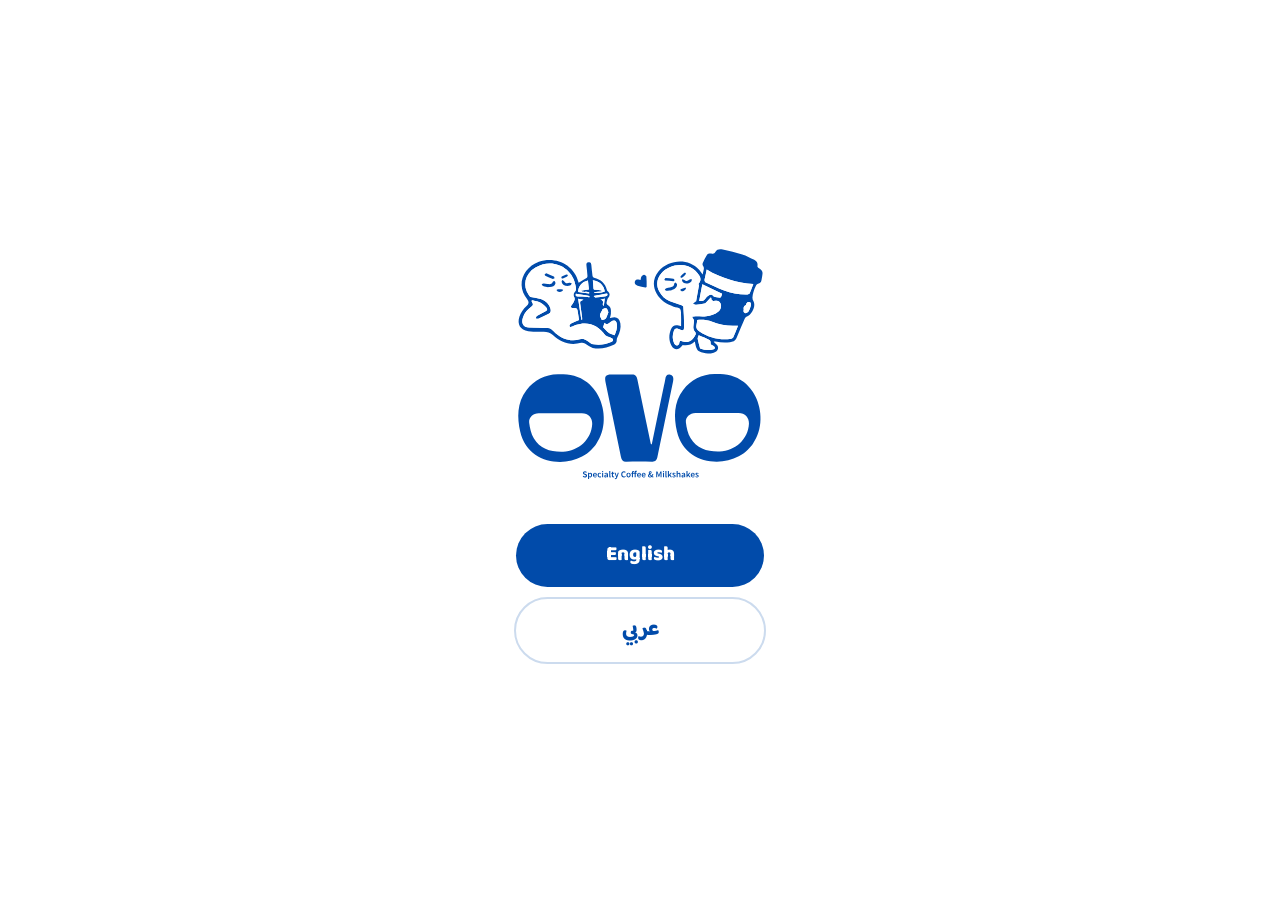
<file: index.html>
<!doctype html><html lang="ar"><head><meta charset="utf-8"><meta name="viewport" content="width=device-width,initial-scale=1">
<title>OVO Menu</title>
<link rel="icon" href="assets/favicon.svg" type="image/svg+xml">
<link rel="icon" href="assets/favicon-32.png" sizes="32x32" type="image/png">
<link rel="apple-touch-icon" href="assets/apple-touch-icon.png">
<link rel="stylesheet" href="https://fonts.googleapis.com/css2?family=Baloo+Bhaijaan+2:wght@600;800&display=swap">
<style>
:root{color-scheme:only light}
body{margin:0;min-height:100vh;display:flex;align-items:center;justify-content:center;background:#fff;color:#014BAA;font-family:"Baloo Bhaijaan 2",system-ui,sans-serif}
main{text-align:center;padding:16px}
.brand{box-sizing:border-box;width:300px;max-width:100%;margin:0 auto 22px;padding:22px 26px;background:#fff;border-radius:28px}
.brand img{display:block;width:100%;height:auto}
.brand .icon{margin-bottom:18px}
h1{margin:0;line-height:0}
a{display:block;margin:10px auto;width:220px;padding:14px;border-radius:999px;background:#014BAA;color:#fff;text-decoration:none;font-size:1.3rem;font-weight:800}
a.ar{background:#fff;color:#014BAA;border:2px solid #CCDBEE}
</style></head><body><main>
<div class="brand"><img class="icon" src="assets/ovo-icon.svg" alt="" width="443" height="191"><h1><img src="assets/ovo-logo.svg" alt="OVO Specialty Coffee &amp; Milkshakes" width="298" height="130"></h1></div>
<a href="en.html" lang="en">English</a><a class="ar" href="ar.html">عربي</a>
</main></body></html>
</file>
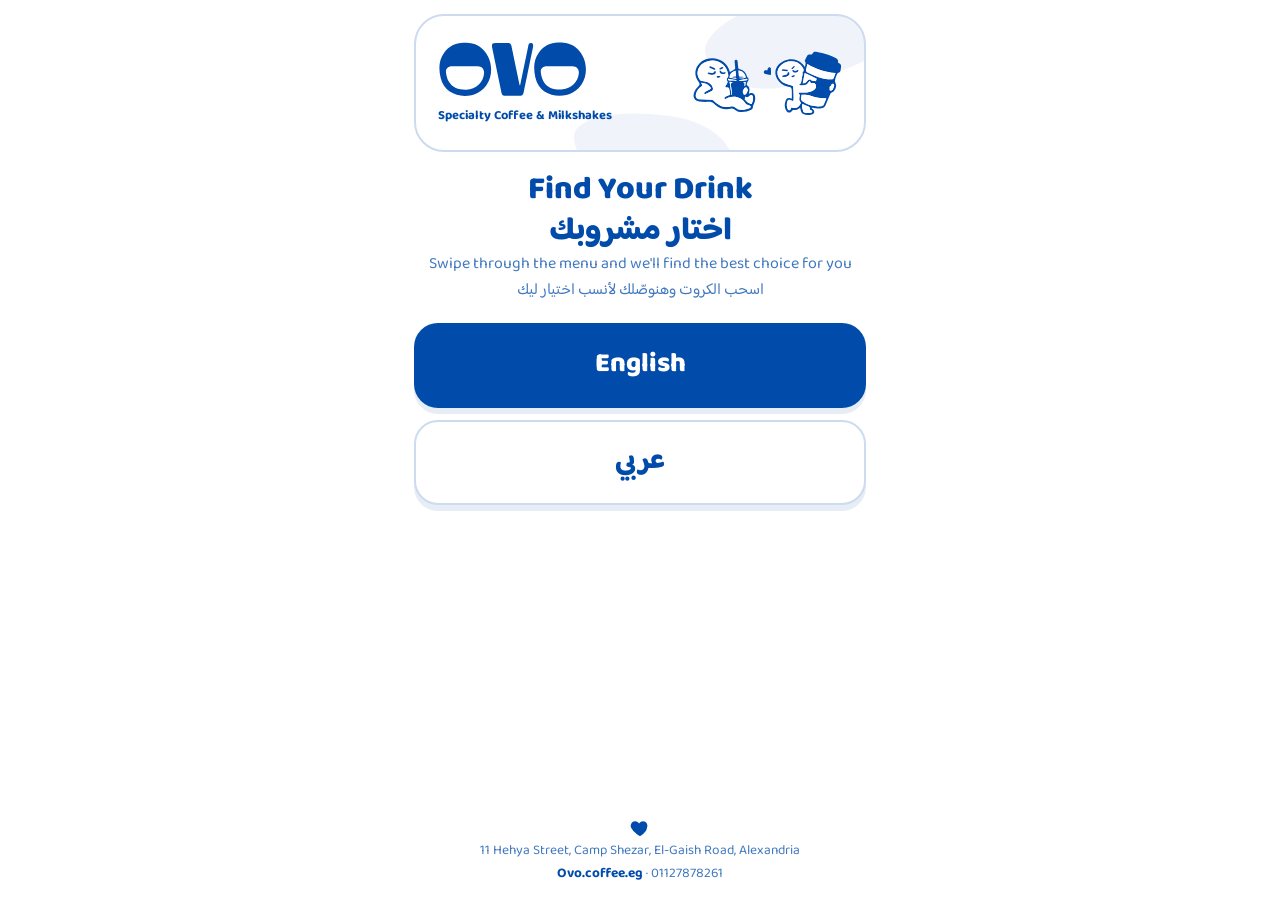
<file: find-your-drink/index.html>
<!doctype html>
<html lang="en" dir="ltr">
<head>
<meta charset="utf-8">
<meta name="viewport" content="width=device-width,initial-scale=1,viewport-fit=cover">
<title>Find Your Drink · OVO</title>
<meta name="theme-color" content="#FFFFFF">
<link rel="preconnect" href="https://fonts.googleapis.com">
<link rel="preconnect" href="https://fonts.gstatic.com" crossorigin>
<link rel="stylesheet" href="https://fonts.googleapis.com/css2?family=Baloo+Bhaijaan+2:wght@400;600;700;800&display=swap">
<link rel="icon" href="../assets/favicon.svg" type="image/svg+xml">
<link rel="icon" href="../assets/favicon-32.png" sizes="32x32" type="image/png">
<link rel="apple-touch-icon" href="../assets/apple-touch-icon.png">
<link rel="stylesheet" href="style.css">
</head>
<body>
<div class="wrap">

  <section id="landing" hidden>
    <header class="hero" dir="ltr">
      <div class="mark"><h1 class="wm"><img src="../assets/ovo-logo-mark.svg" alt="OVO" width="298" height="116"></h1><span class="tag">Specialty Coffee &amp; Milkshakes</span></div>
      <div class="mascot"><img src="../assets/ovo-icon.svg" alt="" width="443" height="191"></div>
    </header>
    <div class="pitch">
      <h2 dir="ltr">Find Your Drink</h2>
      <h2 dir="rtl">اختار مشروبك</h2>
      <small dir="ltr">Swipe through the menu and we'll find the best choice for you</small>
      <small dir="rtl">اسحب الكروت وهنوصّلك لأنسب اختيار ليك</small>
    </div>
    <div class="langs">
      <button data-lang="en" lang="en">English</button>
      <button data-lang="ar" lang="ar">عربي</button>
    </div>
  </section>

  <section id="game" hidden>
    <header class="bar">
      <div class="logo"><img src="../assets/ovo-logo-mark.svg" alt="OVO" width="298" height="116"><span data-t="title"></span></div>
      <div class="tools">
        <button class="ibtn" id="bRestart"><svg viewBox="0 0 24 24" fill="none" stroke="currentColor" stroke-width="2.6" stroke-linecap="round" stroke-linejoin="round"><path d="M3 12a9 9 0 1 0 3-6.7"/><path d="M3 4v5h5"/></svg></button>
        <button class="ibtn" id="bLang"></button>
      </div>
    </header>
    <p class="step" id="stepName"></p>
    <div class="meter"><div class="track"><i id="mFill"></i></div><span id="stepCount" dir="ltr"></span></div>
    <div class="deck" id="deck"><div class="stack s2"></div><div class="stack s1"></div></div>
    <div class="controls">
      <div class="cw"><button class="c nope" id="bNo"><svg viewBox="0 0 24 24" fill="none" stroke="currentColor" stroke-width="3.2" stroke-linecap="round"><path d="M6 6l12 12M18 6L6 18"/></svg></button><span data-t="no"></span></div>
      <div class="cw"><button class="c undo" id="bUndo"><svg viewBox="0 0 24 24" fill="none" stroke="currentColor" stroke-width="2.6" stroke-linecap="round" stroke-linejoin="round"><path d="M9 14L4 9l5-5"/><path d="M4 9h10.5a5.5 5.5 0 0 1 0 11H11"/></svg></button></div>
      <div class="cw"><button class="c like" id="bYes"><svg viewBox="0 0 24 24" fill="none" stroke="currentColor" stroke-width="3.2" stroke-linecap="round" stroke-linejoin="round"><path d="M5 12.5l4.5 4.5L19 7.5"/></svg></button><span data-t="yes"></span></div>
    </div>
    <p class="hint" data-t="hint"></p>
  </section>

  <section id="files" hidden>
    <h2>Photo file names · أسماء ملفات الصور</h2>
    <p>Put the photos in a folder called <b>images</b> next to index.html, with these exact names (<span id="fCount"></span> drinks).</p>
    <p dir="rtl">حط الصور في فولدر اسمه <b>images</b> جنب index.html، بنفس الأسماء دي بالظبط.</p>
    <pre id="fList"></pre>
  </section>

  <footer class="foot">
    <svg viewBox="0 0 24 24" fill="currentColor" aria-hidden="true"><path d="M12 21s-7.5-4.6-9.6-9.3C.9 8.3 3 4.5 6.7 4.5c2.1 0 3.6 1.1 4.3 2.6.7-1.5 2.2-2.6 4.3-2.6 3.7 0 5.8 3.8 4.3 7.2C19.5 16.4 12 21 12 21z"/></svg>
    <p dir="ltr">11 Hehya Street, Camp Shezar, El-Gaish Road, Alexandria</p>
    <p><b>Ovo.coffee.eg</b> · <a href="tel:+201127878261" dir="ltr">01127878261</a></p>
  </footer>
</div>

<section id="result" class="overlay" hidden>
  <div class="mwrap">
    <h2 class="mtitle" data-t="resTitle"></h2>
    <div class="av dr" id="avDrink"></div>
    <div class="mcard" id="rCard"></div>
    <div class="group" id="rAdd"><h3 data-t="addonsQ"></h3><div class="choices" id="addList"></div></div>
    <div class="group" id="rSize"><h3 data-t="sizeQ"></h3><div class="choices two" id="sizeList"></div></div>
    <p class="note" data-t="tapNote"></p>
    <p class="err" id="rErr" data-t="needSize" hidden></p>
    <div class="mbtns">
      <button class="btn pri" id="bOrder" data-t="showOrder"></button>
      <button class="btn ghost" id="bAgainR" data-t="restart"></button>
    </div>
  </div>
</section>

<section id="cashier" class="overlay cashier" hidden>
  <div class="cwrap">
    <p class="ck" data-t="order"></p>
    <div class="obig" id="cBody"></div>
    <div class="mbtns">
      <button class="btn dark" id="bBack" data-t="edit"></button>
      <button class="btn sec" id="bShare" data-t="share"></button>
      <button class="btn ghost" id="bAgainC" data-t="restart"></button>
    </div>
  </div>
</section>

<section id="none" class="overlay" hidden>
  <div class="mwrap center">
    <h2 class="mtitle" id="noneTitle"></h2>
    <div class="mbtns">
      <button class="btn pri" id="bNoneAgain" data-t="noneBtn"></button>
      <button class="btn ghost" id="bNoneStart" data-t="restart"></button>
    </div>
  </div>
</section>

<section id="pick" class="overlay" hidden>
  <div class="mwrap">
    <h2 class="mtitle" data-t="pickTitle"></h2>
    <p class="note" data-t="pickSub"></p>
    <div class="alist" id="pickList"></div>
  </div>
</section>

<script src="data.js"></script>
<script src="app.js"></script>
</body>
</html>
</file>
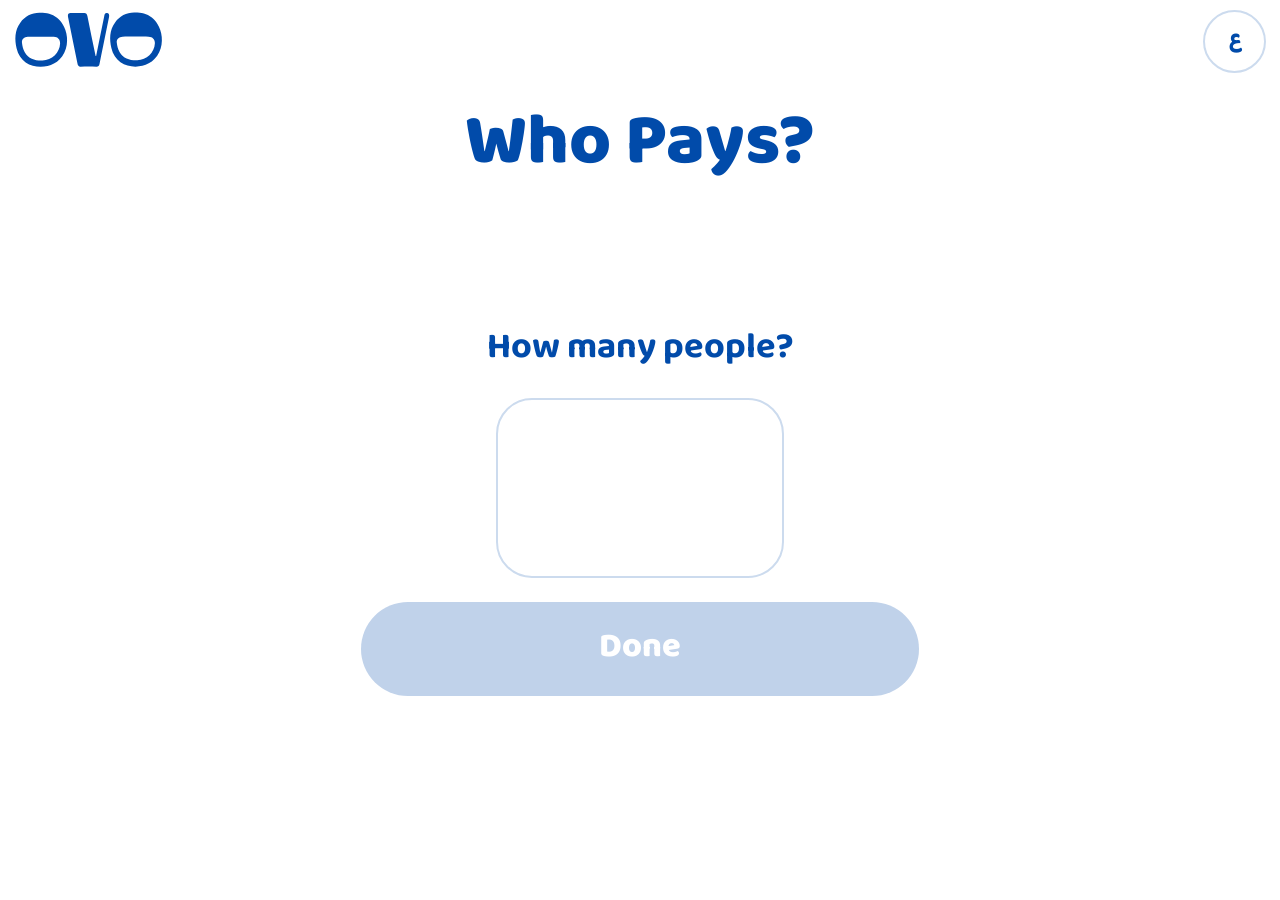
<file: who-pays/index.html>
<!doctype html>
<html lang="en" dir="ltr">
<head>
<meta charset="utf-8">
<meta name="viewport" content="width=device-width,initial-scale=1,viewport-fit=cover">
<title>Who Pays? · OVO</title>
<meta name="theme-color" content="#FFFFFF">
<link rel="preconnect" href="https://fonts.googleapis.com">
<link rel="preconnect" href="https://fonts.gstatic.com" crossorigin>
<link rel="stylesheet" href="https://fonts.googleapis.com/css2?family=Baloo+Bhaijaan+2:wght@600;700;800&display=swap">
<link rel="icon" href="../assets/favicon.svg" type="image/svg+xml">
<link rel="icon" href="../assets/favicon-32.png" sizes="32x32" type="image/png">
<link rel="apple-touch-icon" href="../assets/apple-touch-icon.png">
<link rel="stylesheet" href="style.css">
</head>
<body>
<main class="wrap">
  <header class="bar">
    <img class="logo" src="../assets/ovo-logo-mark.svg" alt="OVO" width="298" height="116">
    <button class="lang" id="bLang" type="button"></button>
  </header>

  <h1 data-t="title"></h1>

  <form id="setup" autocomplete="off" novalidate>
    <label for="count" data-t="howMany"></label>
    <input id="count" type="text" inputmode="numeric" maxlength="2" dir="ltr">
    <p class="range" id="range" data-t="range" hidden></p>
    <button class="done" id="bDone" type="submit" data-t="done" disabled></button>
  </form>

  <section id="play" hidden>
    <p class="msg" id="msg" aria-live="polite"></p>
    <div class="count off" id="timer" dir="ltr"><span id="timerText"></span></div>
    <div class="wheel" id="wheel">
      <svg id="slices" viewBox="-100 -100 200 200" aria-hidden="true"></svg>
      <div class="pointer" id="pointer"><img src="../assets/ovo-pointer.png" alt="" draggable="false"></div>
    </div>
    <div class="after off" id="after">
      <button class="again" id="bAgain" type="button" data-t="again"></button>
      <button class="change" id="bChange" type="button" data-t="change"></button>
    </div>
  </section>
</main>
<script src="app.js"></script>
</body>
</html>
</file>
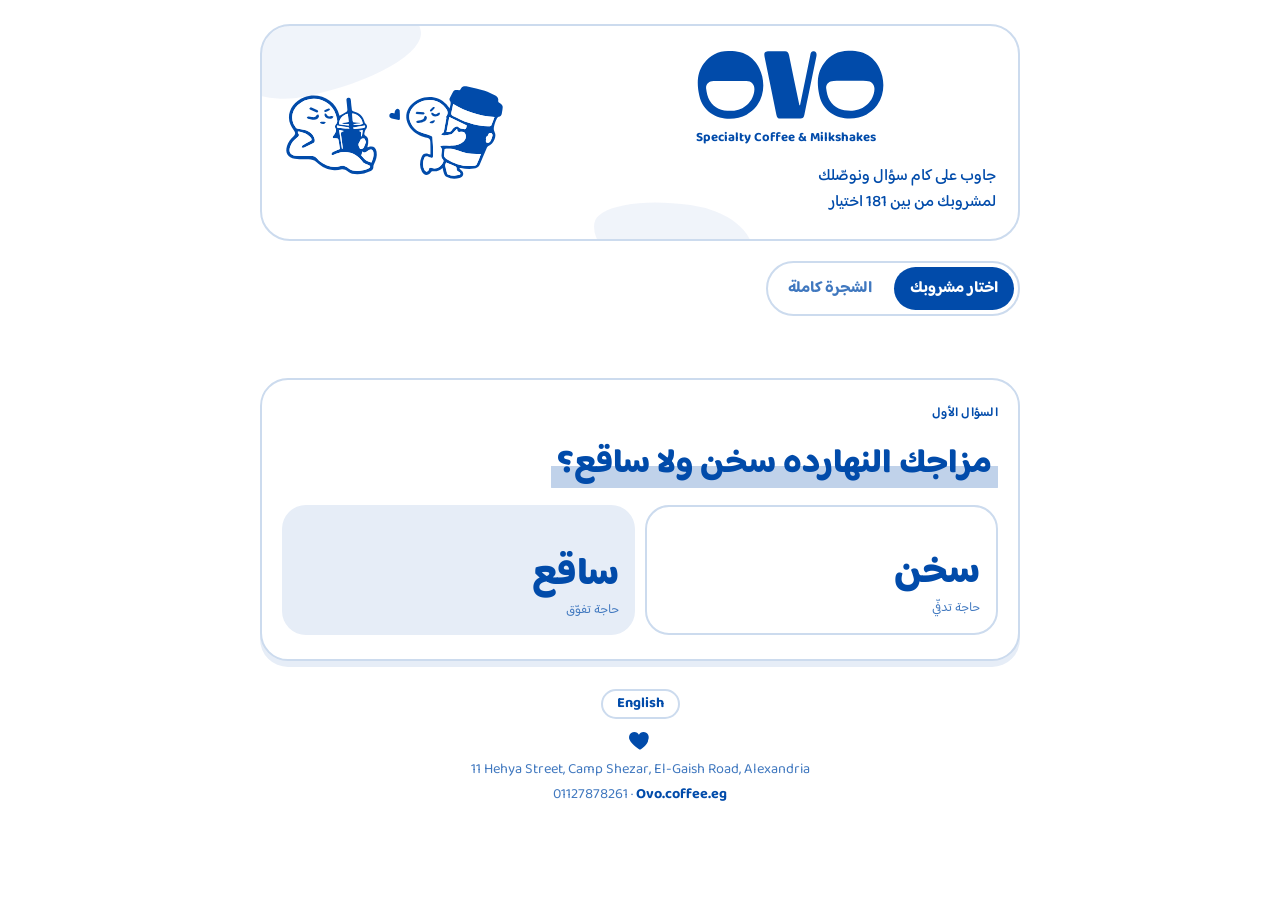
<file: ar.html>
<!doctype html><html lang="ar" dir="rtl"><head><meta charset="utf-8"><meta name=viewport content="width=device-width,initial-scale=1,viewport-fit=cover"><style>:root{color-scheme:only light;box-sizing:border-box;padding-top:env(safe-area-inset-top,0px);padding-bottom:env(safe-area-inset-bottom,0px)}html{scroll-padding-top:env(safe-area-inset-top,0px)}body{margin:0;padding:0;font:14px -apple-system,BlinkMacSystemFont,sans-serif;background:#fff;color:#000}img{max-width:100%}[hidden]:not([hidden=until-found i]){display:none!important}</style><title>شجرة مشروبات OVO</title>
<link rel="icon" href="assets/favicon.svg" type="image/svg+xml">
<link rel="icon" href="assets/favicon-32.png" sizes="32x32" type="image/png">
<link rel="apple-touch-icon" href="assets/apple-touch-icon.png">
<link rel="preconnect" href="https://fonts.googleapis.com">
<link rel="stylesheet" href="https://fonts.googleapis.com/css2?family=Baloo+Bhaijaan+2:wght@400;500;600;700;800&display=swap">
<style>
/* OVO brand: cobalt blue band + white, light-blue brush strokes, chunky rounded type, the cup-hugging mascot */
:root{
  --bg:#FFFFFF; --surface:#FFFFFF; --ink:#014BAA; --muted:#4078BF; --line:#CCDBEE;
  --blue:#014BAA; --blue-soft:#E6EDF7; --sky:#C0D2EA; --band:#014BAA; --on-band:#FFFFFF;
  --hot:#014BAA; --hot-soft:#E6EDF7; --cold:#014BAA; --cold-soft:#E6EDF7;
  --display:"Baloo Bhaijaan 2","Arial Rounded MT Bold",system-ui,sans-serif;
  --body:"Baloo Bhaijaan 2",system-ui,-apple-system,"Segoe UI",Tahoma,sans-serif;
}

body{background:var(--bg);color:var(--ink);font-family:var(--body);font-size:15px;line-height:1.6}
.wrap{direction:rtl;max-width:760px;margin:0 auto;padding-block:24px 48px;
  padding-left:max(16px,env(safe-area-inset-left,0px));padding-right:max(16px,env(safe-area-inset-right,0px));
  display:flex;flex-direction:column;gap:20px}
header{display:flex;flex-direction:column;gap:6px}
.brand{font-family:var(--display);font-size:2.6rem;line-height:1;color:var(--blue);margin:0;text-wrap:balance}
.brand small{display:block;font-size:1.05rem;color:var(--muted);font-family:var(--body);font-weight:500;margin-top:8px}
.tabs{display:flex;gap:6px;background:var(--surface);border:1px solid var(--line);border-radius:999px;padding:4px;align-self:flex-start}
.tabs button{font:600 .95rem var(--body);border:0;background:none;color:var(--muted);padding:8px 16px;border-radius:999px;cursor:pointer}
.tabs button[aria-selected="true"]{background:var(--blue);color:var(--surface)}
button:focus-visible,input:focus-visible,summary:focus-visible{outline:2px solid var(--blue);outline-offset:2px}

/* Play */
.trail{display:flex;flex-wrap:wrap;gap:6px;min-height:30px}
.trail button{font:500 .85rem var(--body);border:1px solid var(--line);background:var(--surface);color:var(--ink);padding:3px 12px;border-radius:999px;cursor:pointer}
.trail button::after{content:" ←";color:var(--muted)}
.card{background:var(--surface);border:1px solid var(--line);border-radius:22px;padding:24px 20px;display:flex;flex-direction:column;gap:18px}
.step{font-size:.8rem;letter-spacing:.04em;color:var(--muted);font-weight:600}
.question{font-family:var(--display);font-size:2rem;line-height:1.25;margin:0;text-wrap:balance;color:var(--ink)}
.opts{display:grid;grid-template-columns:repeat(auto-fit,minmax(150px,1fr));gap:10px}
.opt{font-family:var(--body);text-align:start;border:1.5px solid var(--line);background:var(--bg);color:var(--ink);border-radius:16px;padding:14px 16px;cursor:pointer;display:flex;flex-direction:column;gap:2px;transition:border-color .15s,transform .15s}
.opt:hover{border-color:var(--accent,var(--blue));transform:translateY(-1px)}
.opt b{font-size:1.08rem;font-weight:600}
.opt span{font-size:.82rem;color:var(--muted)}
.opts.root{grid-template-columns:1fr 1fr}
.opt.hot,.opt.cold{min-height:120px;justify-content:flex-end;border:0}
.opt.hot{background:var(--surface);border:2px solid var(--line)} .opt.cold{background:var(--cold-soft)}
.opt.hot b{color:var(--hot)} .opt.cold b{color:var(--cold)}
.opt.hot b,.opt.cold b{font-family:var(--display);font-size:2rem;font-weight:400;line-height:1.1}
.card[data-tone="hot"]{--accent:var(--hot)} .card[data-tone="cold"]{--accent:var(--cold)}
.card[data-tone="hot"] .question{color:var(--hot)} .card[data-tone="cold"] .question{color:var(--cold)}
.result-name{font-size:1.9rem;font-weight:700;line-height:1.2;margin:0;direction:ltr;text-align:right;text-wrap:balance}
.sizes{display:flex;gap:8px;flex-wrap:wrap}
.size{background:var(--bg);border:1px solid var(--line);border-radius:12px;padding:8px 14px;display:flex;align-items:baseline;gap:8px;font-variant-numeric:tabular-nums}
.size i{font-style:normal;font-size:.8rem;color:var(--muted);font-weight:600}
.size b{font-size:1.35rem;color:var(--accent,var(--blue))}
.extras{border-top:1px dashed var(--line);padding-top:14px;display:flex;flex-direction:column;gap:6px}
.extras h3{margin:0;font-size:.9rem;color:var(--muted);font-weight:600}
.extras li{display:flex;justify-content:space-between;gap:12px;font-size:.92rem}
.extras ul{list-style:none;margin:0;padding:0;display:flex;flex-direction:column;gap:4px}
.actions{display:flex;gap:8px;flex-wrap:wrap}
.btn{font:600 .9rem var(--body);border-radius:999px;padding:9px 16px;cursor:pointer;border:1px solid var(--line);background:var(--surface);color:var(--ink)}
.btn.primary{background:var(--accent,var(--blue));border-color:transparent;color:var(--surface)}

/* Tree */
.toolbar{display:flex;gap:8px;flex-wrap:wrap;align-items:center}
.toolbar input{flex:1 1 220px;min-width:0;font:500 .95rem var(--body);padding:10px 14px;border-radius:12px;border:1px solid var(--line);background:var(--surface);color:var(--ink)}
.zoom .btn{min-width:42px;padding-inline:0;font-size:1.1rem;line-height:1}
.legend{font-size:.85rem;color:var(--muted)}
.tree-box{background:var(--surface);border:1px solid var(--line);border-radius:18px;overflow-x:auto;overflow-y:hidden;padding:20px 14px 28px;touch-action:pan-x pan-y;-webkit-overflow-scrolling:touch;overscroll-behavior-x:contain;cursor:grab}
.tree-box.dragging{cursor:grabbing;user-select:none}
.org{width:max-content;min-width:100%}
.org ul{display:flex;justify-content:center;align-items:flex-start;margin:0;padding:24px 0 0;list-style:none;position:relative}
.org>ul{padding-top:0}
.org li{position:relative;display:flex;flex-direction:column;align-items:center;padding:24px 5px 0}
.org>ul>li{padding-top:0}
.org li::before,.org li::after{content:"";position:absolute;top:0;width:50%;height:24px;border-top:2px solid var(--line)}
.org li::before{inset-inline-end:50%}
.org li::after{inset-inline-start:50%;border-inline-start:2px solid var(--line)}
.org li:first-child::before,.org li:last-child::after{border-top:0}
.org>ul>li::before,.org>ul>li::after{display:none}
.org ul ul::before{content:"";position:absolute;top:0;inset-inline-start:50%;height:24px;border-inline-start:2px solid var(--line)}
.org li.closed>ul,.org li.closed>.list{display:none}
.n{display:flex;flex-direction:column;align-items:center;gap:5px;background:none;border:0;padding:0;font:inherit;color:inherit;cursor:pointer}
.chip{font-weight:600;font-size:.82rem;padding:1px 10px;border-radius:999px;background:var(--blue-soft);color:var(--blue);white-space:nowrap}
.tone-hot .chip{background:var(--hot-soft);color:var(--hot)}
.tone-cold .chip{background:var(--cold-soft);color:var(--cold)}
.qbox{display:block;background:var(--bg);border:1.5px solid var(--line);border-radius:14px;padding:8px 12px;max-width:160px;text-align:center;font-size:.88rem;font-weight:500;line-height:1.4;text-wrap:balance;transition:border-color .15s}
.n:hover .qbox{border-color:var(--blue)}
.qbox.root{font-family:var(--display);font-size:1.3rem;font-weight:400;color:var(--blue);max-width:240px;padding:10px 18px}
.count{font-size:.74rem;color:var(--muted);font-variant-numeric:tabular-nums}
.leafcard{display:flex;flex-direction:column;align-items:center;gap:5px}
.dbox{display:flex;flex-direction:column;align-items:center;gap:2px;background:var(--surface);border:2px solid var(--blue);border-radius:14px;padding:7px 12px;max-width:160px;text-align:center}
.tone-hot .dbox{border-color:var(--hot)} .tone-cold .dbox{border-color:var(--cold)}
.drink{font-weight:600;font-size:.88rem;line-height:1.3;unicode-bidi:isolate}
.price{font-size:.76rem;color:var(--muted);font-variant-numeric:tabular-nums;unicode-bidi:isolate;white-space:nowrap}
.list{position:relative;margin-top:24px;display:flex;flex-direction:column;background:var(--surface);border:2px solid var(--blue);border-radius:14px;padding:6px;min-width:190px;max-width:240px}
.tone-hot>.list{border-color:var(--hot)} .tone-cold>.list{border-color:var(--cold)}
.list::before{content:"";position:absolute;top:-26px;inset-inline-start:50%;height:24px;border-inline-start:2px solid var(--line)}
.list h4{margin:0;padding:4px 8px 6px;font-size:.78rem;color:var(--muted);font-weight:600;unicode-bidi:isolate;border-bottom:1px dashed var(--line)}
.row{display:flex;justify-content:space-between;align-items:baseline;gap:12px;padding:5px 8px;border-radius:9px}
.row+.row{border-top:1px solid #F2F6FB}
.row>span:first-child{display:flex;flex-direction:column;min-width:0}
.row .sub{font-size:.74rem;color:var(--muted)}
.hit{outline:2.5px solid var(--blue);outline-offset:2px;border-radius:12px;background:var(--blue-soft)}
.empty{color:var(--muted);padding:8px 0}
@media (max-width:480px){.question{font-size:1.65rem}.brand{font-size:2.2rem}.opts{grid-template-columns:1fr}.opts.root{grid-template-columns:1fr 1fr}}
@media (prefers-reduced-motion:reduce){.opt{transition:none}.opt:hover{transform:none}}

/* ---- OVO brand layer ---- */
body{font-size:16px;line-height:1.55}
.hero{flex-direction:row!important;position:relative;overflow:hidden;background:#fff;color:#014BAA;border:2px solid var(--line);border-radius:30px;padding:24px 22px;display:flex;align-items:center;justify-content:space-between;gap:12px}
.hero::before,.hero::after{content:"";position:absolute;background:#014BAA;opacity:.06;border-radius:58% 42% 63% 37%/45% 55% 45% 55%;pointer-events:none}
.hero::before{width:200px;height:90px;inset-inline-end:-40px;top:-24px;transform:rotate(-12deg)}
.hero::after{width:160px;height:70px;inset-inline-start:35%;bottom:-34px;transform:rotate(8deg)}
.mark{display:flex;flex-direction:column;gap:4px;position:relative;z-index:1;min-width:0}
.wm{margin:0;line-height:0;direction:ltr}
.wm img{display:block;width:190px;height:auto}
.tag{font-size:.82rem;color:#014BAA;direction:ltr;font-weight:700}
.hero .sub{margin:12px 0 0;font-size:1.02rem;font-weight:500;max-width:30ch;text-wrap:balance}
.mascot{width:220px;height:auto;flex:none;position:relative;z-index:1}
.tabs{border:2px solid var(--line)}
.tabs button{font-weight:700;font-size:1rem}
.btn{border-width:2px;font-weight:700}
.card{border:2px solid var(--line);border-radius:28px;box-shadow:0 6px 0 var(--blue-soft)}
.step{color:var(--blue);letter-spacing:.02em}
.question{font-family:var(--display);font-weight:800;font-size:2.1rem;line-height:1.35;color:var(--ink)!important}
.hl{background:linear-gradient(transparent 52%,var(--hl,var(--sky)) 52%,var(--hl,var(--sky)) 92%,transparent 92%);-webkit-box-decoration-break:clone;box-decoration-break:clone;padding:0 .18em;border-radius:6px}
.card[data-tone="hot"]{--hl:var(--hot-soft)}
.opt{background:var(--surface);border:2px solid var(--line);border-radius:20px}
.opt:hover{background:var(--blue-soft);border-color:var(--blue)}
.card[data-tone="hot"] .opt:hover{background:var(--hot-soft);border-color:var(--hot)}
.opt b{font-weight:700;font-size:1.1rem}
.opt.hot,.opt.cold{min-height:130px;border-radius:24px}
.opt.hot b,.opt.cold b{font-weight:800;font-size:2.4rem}
.opt.cold{background:var(--blue-soft)} .opt.cold b{color:var(--blue)}
.result-name{font-family:var(--display);font-weight:800;font-size:2rem;line-height:1.3}
.size{background:var(--band);border:0;border-radius:999px;padding:8px 18px;color:var(--on-band)}
.size b,.size i{color:var(--on-band)!important}
.size i{opacity:.85}
.tree-box{border:2px solid var(--line);border-radius:28px}
.chip{background:var(--band);color:var(--on-band);font-weight:700}
.tone-hot .chip{background:var(--hot-soft);color:var(--hot)}
.tone-cold .chip{background:var(--band);color:var(--on-band)}
.qbox{background:var(--surface);border:2px solid var(--sky);border-radius:16px;font-weight:600}
.qbox.root{font-family:var(--display);font-weight:800;font-size:1.4rem;background:var(--blue-soft);border:0;color:var(--blue)}
.list{border-radius:18px}
.list h4{align-self:flex-start;background:var(--band);color:var(--on-band);border:0;border-radius:999px;padding:1px 12px;margin:2px 2px 6px;font-size:.8rem;font-weight:700}
.tone-hot>.list h4{background:var(--hot-soft);color:var(--hot)}
.foot{display:flex;flex-direction:column;align-items:center;gap:2px;text-align:center;color:var(--muted);font-size:.9rem;padding-top:8px}
.foot p{margin:0}
.foot b{color:var(--blue);font-weight:700}
.foot .heart{width:26px;height:26px;color:var(--blue);margin-bottom:4px}
@media (max-width:480px){.wm img{width:130px}.tag{font-size:.72rem}.mascot{width:108px}.question{font-size:1.75rem}.hero{padding:20px 18px}}
.lang{color:var(--blue);font-weight:700;text-decoration:none;border:2px solid var(--line);border-radius:999px;padding:2px 14px;margin-bottom:6px}
</style>
</head><body>

<div class="wrap">
  <header class="hero">
    <div class="mark">
      <h1 class="wm"><img src="assets/ovo-logo-mark.svg" alt="OVO" width="298" height="116"></h1>
      <span class="tag">Specialty Coffee &amp; Milkshakes</span>
      <p class="sub" id="sub">جاوب على كام سؤال ونوصّلك لمشروبك</p>
    </div>
    <img class="mascot" src="assets/ovo-icon.svg" alt="" width="443" height="191">
  </header>
  <div class="tabs" role="tablist">
    <button role="tab" id="tab-play" aria-selected="true">اختار مشروبك</button>
    <button role="tab" id="tab-tree" aria-selected="false">الشجرة كاملة</button>
  </div>

  <section id="play">
    <div style="display:flex;flex-direction:column;gap:12px">
      <div class="trail" id="trail"></div>
      <div class="card" id="card"></div>
    </div>
  </section>

  <section id="tree" hidden>
    <div style="display:flex;flex-direction:column;gap:12px">
      <div class="toolbar">
        <input id="search" type="search" placeholder="دوّر على مشروب أو طعم… مثلًا Lotus">
        <button class="btn" id="expand">افتح الكل</button>
        <button class="btn" id="collapse">اقفل الكل</button>
        <span class="zoom" style="display:flex;gap:4px"><button class="btn" id="zout" aria-label="تصغير">−</button><button class="btn" id="zin" aria-label="تكبير">+</button></span>
      </div>
      <div class="legend" id="legend"></div>
      <div class="tree-box" id="treebox"></div>
    </div>
  </section>
  <footer class="foot">
    <a class="lang" href="en.html" lang="en">English</a>
    <svg class="heart" viewBox="0 0 24 24" fill="currentColor" aria-hidden="true"><path d="M12 21s-7.5-4.6-9.6-9.3C.9 8.3 3 4.5 6.7 4.5c2.1 0 3.6 1.1 4.3 2.6.7-1.5 2.2-2.6 4.3-2.6 3.7 0 5.8 3.8 4.3 7.2C19.5 16.4 12 21 12 21z"/></svg>
    <p dir="ltr">11 Hehya Street, Camp Shezar, El-Gaish Road, Alexandria</p>
    <p><b>Ovo.coffee.eg</b> · <span dir="ltr">01127878261</span></p>
  </footer>
</div>
<script>
const D=(n,p,x)=>({t:'d',n,p,x});
const Q=(q,o)=>({t:'q',q,o:o.map(([a,h,c])=>({a,h,c}))});
const F=(base,p,fl,x,more=[])=>Q('نكهة إيه؟',[...fl.map(f=>[f,null,D(base+' · '+f,p,x)]),...more]);

const X={
  hot:{t:'تقدر تزوّد',i:[['نكهة: Vanilla · Hazelnut · Caramel · Cinnamon · Salted Caramel · Chocolate',25],['Espresso',35],['Whipping Cream',25],['Almond Milk أو Coconut Milk',40]]},
  iced:{t:'تقدر تزوّد',i:[['Boba',25],['Cold Foam',30],['Almond Milk أو Coconut Milk',40]]},
  matcha:{t:'تقدر تزوّد',i:[['Cold Foam',30]]},
  boba:{t:'تقدر تزوّد',i:[['Boba',25]]},
  shake:{t:'تقدر تزوّد',i:[['Boba',25],['Whipping Cream',25]]}
};

const HOT=Q('محتاج تصحصح؟',[
 ['آه، عاوز قهوة',null,Q('تحبها على أنهي طريقة؟',[
   ['تركي في الكنكة',null,Q('كلاسيك ولا بنكهة؟',[
     ['كلاسيك',null,Q('تحبها إزاي؟',[
       ['سادة','بن تركي صافي',D('Turkish Coffee',[50,60])],
       ['محوّجة','بالحبهان والتوابل',D('Turkish Coffee Mahaweg',[55,65])],
       ['باللبن','قهوة فرنساوي',D('French Coffee',[65,75])]])],
     ['بنكهة',null,Q('نكهة إيه؟',[
       ['بندق',null,D('Hazelnut Coffee',[85,100])],
       ['نوتيلا',null,D('Nutella Coffee',[85,100])],
       ['وايت شوكلت',null,D('White Chocolate Coffee',[85,100])],
       ['سولتد كراميل',null,D('Salted Caramel Coffee',[85,100])]])]])],
   ['إسبريسو من المكنة',null,Q('باللبن ولا من غير؟',[
     ['من غير لبن',null,Q('شوت صغير ولا كوباية طويلة؟',[
       ['شوت مركّز',null,D('Espresso',[65,75])],
       ['كوباية طويلة',null,Q('من المكنة ولا تقطير يدوي؟',[
         ['من المكنة','إسبريسو بمية سخنة',D('Americano Black',[null,100])],
         ['تقطير يدوي','بن إثيوبي أو رواندي أو كولومبي',D('V60',180)]])]])],
     ['باللبن',null,Q('سادة ولا بنكهة؟',[
       ['سادة',null,Q('قد إيه لبن؟',[
         ['شوية','القهوة هي البطل',Q('أنهي نسبة؟',[
           ['نقطة لبن',null,D('Macchiato',[75,85],'hot')],
           ['نص ونص',null,D('Cortado',[95,110],'hot')],
           ['لبن ناعم أكتر',null,D('Flat White',[95,110],'hot')]])],
         ['كتير','كوباية كريمي',Q('رغوة ولا ناعم؟',[
           ['رغوة تقيلة',null,D('Cappuccino',[100,120],'hot')],
           ['ناعم وكريمي',null,D('Latte',[100,120],'hot')],
           ['خفيف وطويل',null,D('Americano White',[null,120],'hot')]])]])],
       ['بنكهة',null,Q('أنهي طعم؟',[
         ['شوكولاتة',null,Q('غامقة ولا بيضا؟',[
           ['غامقة',null,D('Mocha',[115,130],'hot')],
           ['بيضا',null,D('White Mocha',[115,130],'hot')]])],
         ['كراميل وحلاوة',null,Q('أنهي حلاوة؟',[
           ['لبن مكثّف',null,D('Spanish Latte',[115,130],'hot')],
           ['سولتد كراميل',null,D('Salted Caramel Latte',[115,130],'hot')],
           ['دولسي دي ليتشي',null,D('Dulce de Leche Latte',[115,130],'hot')]])],
         ['بسكوت',null,D('Cookie Butter Latte',[140,160],'hot')],
         ['مكسرات',null,Q('بيكان ولا فستق؟',[
           ['بيكان',null,D('Pecan Latte',[140,160],'hot')],
           ['فستق',null,D('Pistachio Latte',[140,160],'hot')]])]])]])]])],
   ['سريعة (نسكافيه)',null,Q('بلاك ولا باللبن؟',[
     ['بلاك',null,D('Nescafé Black',[55,65])],
     ['باللبن',null,D('Nescafé with Milk',[75,85])]])]])],
 ['لأ، حاجة تانية',null,Q('عاوز حاجة هادية ولا حلوة؟',[
   ['هادية',null,Q('شاي ولا حاجة تانية؟',[
     ['شاي',null,Q('أنهي شاي؟',[
       ['شاي عادي',null,D('Tea',35)],
       ['أخضر',null,D('Green Tea',35)],
       ['أعشاب',null,D('Herbal Tea',35)],
       ['بنكهة',null,D('Flavored Tea',45)],
       ['باللبن',null,D('Milk Tea',60)],
       ['لبن بنكهة',null,D('Flavored Milk Tea',65)]])],
     ['حاجة تانية',null,Q('أنهي فيهم؟',[
       ['ليمون سخن',null,D('Hot Lemon',35)],
       ['سايدر تفاح',null,D('Hot Cider',80)],
       ['ماتشا',null,D('Hot Matcha',130)]])]])],
   ['حلوة وتقيلة',null,Q('هوت شوكلت ولا سحلب ولا كريمي بطعم الحلويات؟',[
     ['هوت شوكلت',null,Q('كلاسيك ولا بإضافة؟',[
       ['كلاسيك',null,D('Hot Chocolate Classic',[90,110],'hot')],
       ['بإضافة',null,Q('تزوّد عليها إيه؟',[
         ['خلطة OVO','توقيع المكان',D('Hot Chocolate OVO',[150,170],'hot')],
         ['تيراميسو',null,D('Hot Chocolate Tiramisu',[140,160],'hot')],
         ['نوتيلا و M&M',null,D('Hot Chocolate Nutella M&M',[140,160],'hot')],
         ['باونتي',null,D('Hot Chocolate Bounty',[120,140],'hot')],
         ['سولتد كراميل',null,D('Hot Chocolate Salted Caramel',[120,140],'hot')],
         ['أوريو',null,D('Hot Chocolate Oreo',[140,160],'hot')]])]])],
     ['سحلب',null,Q('أنهي طعم؟',[
       ['دولسي دي ليتشي',null,D('Dulce de Leche Sahlab',[130,150],'hot')],
       ['فستق',null,D('Pistachio Sahlab',[150,170],'hot')],
       ['لوتس',null,D('Lotus Sahlab',[150,170],'hot')],
       ['نوتيلا',null,D('Nutella Sahlab',[130,150],'hot')],
       ['مكسرات',null,D('Nuts Sahlab',[120,135],'hot')],
       ['شوكولاتة',null,D('Chocolate Sahlab',[130,150],'hot')],
       ['وايت شوكلت',null,D('White Chocolate Sahlab',[130,150],'hot')]])],
     ['كريمي',null,Q('أنهي طعم؟',[
       ['كيندر',null,D('Hot Kinder',[140,160],'hot')],
       ['لوتس',null,D('Hot Lotus',[140,160],'hot')],
       ['فستق',null,D('Hot Pistachio',[150,175],'hot')]])]])]])]
]);

const COLD=Q('محتاج تصحصح؟',[
 ['آه، كافيين',null,Q('قهوة ولا ماتشا ولا طاقة؟',[
   ['قهوة',null,Q('على تلج ولا مخفوقة فرابيه؟',[
     ['على تلج',null,Q('بلاك ولا باللبن؟',[
       ['بلاك','تقطير يدوي · بن إثيوبي أو رواندي أو كولومبي',D('Iced V60',180)],
       ['باللبن',null,Q('مقلّبة عادي ولا متخضوضة (Shaken)؟',[
         ['عادي',null,Q('سادة ولا بنكهة؟',[
           ['سادة',null,D('Iced Coffee',125,'iced')],
           ['بنكهة',null,Q('أنهي طعم؟',[
             ['شوكولاتة',null,Q('وايت ولا بلندد؟',[
               ['وايت موكا',null,D('Iced White Mocha',140,'iced')],
               ['موكا بلندد',null,D('Iced Blended Mocha',140,'iced')]])],
             ['كراميل وسكر',null,Q('أنهي فيهم؟',[
               ['كراميل ماكياتو',null,D('Iced Caramel Macchiato',140,'iced')],
               ['سولتد كراميل',null,D('Iced Salted Caramel Latte',140,'iced')],
               ['دولسي دي ليتشي',null,D('Iced Dulce de Leche',140,'iced')]])],
             ['لبن مكثّف',null,D('Iced Spanish Latte',140,'iced')],
             ['بسكوت ومكسرات',null,Q('كوكي بتر ولا بيكان؟',[
               ['كوكي بتر',null,D('Iced Cookie Butter',165,'iced')],
               ['بيكان',null,D('Iced Pecan Latte',170,'iced')]])]])]])],
         ['متخضوضة',null,Q('أنهي طعم؟',[
           ['وايت موكا',null,D('Iced Shaken White Mocha',170)],
           ['سولتد كراميل',null,D('Iced Shaken Salted Caramel',170)],
           ['دولسي دي ليتشي',null,D('Iced Shaken Dulce de Leche',170)],
           ['بيكان',null,D('Iced Shaken Pecan',170)]])]])]])],
     ['فرابيه',null,Q('كلاسيك ولا بنكهة؟',[
       ['كلاسيك',null,D('Classic Frappe',140)],
       ['بنكهة',null,Q('أنهي عيلة؟',[
         ['شوكولاتة',null,Q('أنهي فيهم؟',[
           ['وايت موكا',null,D('White Mocha Frappe',160)],
           ['شوكولاتة',null,D('Chocolate Frappe',160)],
           ['براونيز',null,D('Brownies Frappe',160)]])],
         ['كراميل',null,Q('أنهي فيهم؟',[
           ['سولتد كراميل',null,D('Salted Caramel Frappe',160)],
           ['دولسي دي ليتشي',null,D('Dulce de Leche Frappe',160)]])],
         ['بسكوت',null,Q('لوتس ولا أوريو؟',[
           ['لوتس',null,D('Lotus Frappe',160)],
           ['أوريو',null,D('Oreo Frappe',160)]])],
         ['حاجة مختلفة',null,Q('قرفة ولا بيكان؟',[
           ['قرفة',null,D('Cinnamon Frappe',160)],
           ['بيكان',null,D('Pecan Frappe',170)]])]])]])]])],
   ['ماتشا',null,Q('على تلج ولا فرابيه؟',[
     ['على تلج',null,Q('كلاسيك ولا بنكهة ولا كلاودي؟',[
       ['كلاسيك',null,Q('عادي ولا بلبن مكثّف؟',[
         ['عادي',null,D('Iced Matcha Latte',140,'matcha')],
         ['سبانيش',null,D('Iced Spanish Matcha',155,'matcha')]])],
       ['بنكهة',null,F('Iced Matcha',165,['White Chocolate','Salted Caramel','Strawberry','Mango Coconut','Strawberry Coconut'],'matcha',[['Cookie Butter',null,D('Cookie Butter Matcha',165,'matcha')]])],
       ['كلاودي',null,D('Cloudy Matcha',155)]])],
     ['فرابيه',null,F('Matcha Frappe',170,['Mango','Strawberry','Coconut','White Chocolate','Salted Caramel'])]])],
   ['طاقة',null,Q('ريد بول سادة ولا بنكهة؟',[
     ['سادة',null,D('Red Bull',100)],
     ['بنكهة',null,D('Flavored Red Bull',145)]])]])],
 ['لأ، من غير كافيين',null,Q('عاوز حاجة تقيلة ولا منعشة؟',[
   ['تقيلة وكريمي',null,Q('ميلك شيك ولا Shake & Ice ولا آيس كريم؟',[
     ['ميلك شيك',null,Q('عاوزه بإيه؟',[
       ['نكهة واحدة',null,Q('فواكه ولا حلو؟',[
         ['فواكه',null,F('Milkshake',145,['Mango','Dragon Fruit','Strawberry','Mixed Berry','Pineapple','Blueberry','Peach','Lemon','Passion Fruit','Lychee','Pink Guava'],'shake')],
         ['حلو',null,F('Milkshake',145,['Vanilla','Chocolate','Caramel','Salted Caramel','Bubble Gum','Cotton Candy','Cola','Sour Cola'],'shake')]])],
       ['فواكه متخلطة',null,F('Milkshake',155,['Mango Passion Fruit','Mango Peach','Strawberry Coconut','Mango Coconut','Lychee Mixed Berry','Pink Guava Passion Fruit'],'shake')],
       ['زبادي وتشيز كيك',null,Q('زبادي ولا تشيز كيك؟',[
         ['زبادي',null,Q('توت ولا مانجا؟',[
           ['توت',null,D('Berry Yogurt',155,'shake')],
           ['مانجا',null,D('Mango Yogurt',155,'shake')]])],
         ['تشيز كيك',null,Q('أنهي طعم؟',[
           ['توت',null,D('Cheesecake Berry',155,'shake')],
           ['فراولة',null,D('Cheesecake Strawberry',155,'shake')],
           ['بلوبيري',null,D('Cheesecake Blueberry',155,'shake')],
           ['زبادي بالتوت',null,D('Berry Yogurt Cheesecake',165,'shake')]])]])],
       ['حلويات',null,Q('بسكوت ولا شوكولاتة بار ولا مكسرات؟',[
         ['بسكوت وحلويات',null,Q('أنهي فيهم؟',[
           ['حلوى واحدة',null,F('Milkshake',155,['Brownies','Nutella','Lotus','Oreo','Kinder'],'shake')],
           ['لبن بنوتيلا',null,D('Milk Nutella',165,'shake')],
           ['وايت شوكلت بالفراولة',null,D('White Chocolate Strawberry',155,'shake')]])],
         ['شوكولاتة بار',null,F('Milkshake',175,['Snickers','KitKat','Mars','Bounty'],'shake')],
         ['مكسرات',null,Q('أنهي فيهم؟',[
           ['بيكان',null,D('Pecan',170,'shake')],
           ['كاجو كراميل',null,D('Cashew Caramel',190,'shake')],
           ['فستق',null,D('Pistachio',200,'shake')]])]])]])],
     ['Shake & Ice','ميكس حلويات بالآيس كريم',Q('أنهي فيهم؟',[
       ['كيندر براونيز',null,D('Mix Kinder Brownies',170)],
       ['جيلي كولا',null,D('Mix Jelly Cola',170)],
       ['غزل بنات ومارشميلو',null,D('Cotton Candy Marshmallow',170)],
       ['بابل جام ومارشميلو',null,D('Bubble Gum Marshmallow',170)],
       ['نوتيلا و M&M',null,D('Nutella M&M',170)],
       ['لوتس آيس كريم',null,D('Mix Lotus Ice Cream',170)]])],
     ['آيس كريم',null,Q('بإيه؟',[
       ['بنكهة أو بوبا',null,D('Soft Ice Cream (Flavor / Boba)',90)],
       ['براونيز أو أوريو',null,D('Soft Ice Cream (Brownies / Oreo)',100)]])]])],
   ['منعشة',null,Q('طبيعي ولا فوّار؟',[
     ['طبيعي',null,Q('عصير فريش ولا سموزي؟',[
       ['عصير فريش',null,Q('أنهي عصير؟',[
         ['مانجا',null,D('Mango Juice',100)],
         ['فراولة',null,D('Strawberry Juice',100)]])],
       ['سموزي','مضروب بالتلج',F('Smoothie',120,['Watermelon','Mango','Strawberry','Pineapple','Piña Colada','Peach','Pink Guava','Blueberry','Mixed Berry','Dragon Fruit','Passion Fruit','Lychee'],'boba')]])],
     ['فوّار ومنعش',null,Q('بأنهي روح؟',[
       ['نعناع (موهيتو)',null,F('Mojito & Sunshine',120,['Strawberry','Berry','Pineapple','Blueberry','Mixed Berry','Peach','Passion Fruit','Lychee'],'boba')],
       ['ليمون',null,Q('أنهي ليمونادة؟',[
         ['ليمون وردي بجوز الهند',null,D('Pink Lemon Coconut',140)],
         ['مانجا وليمون بجوز الهند',null,D('Mango Lemon Coconut',140)],
         ['بينا كولادا',null,D('Pina Colada Lemonade',140)],
         ['جوافة وردي',null,D('Pink Guava Lemonade',140)]])],
       ['شاي مثلّج',null,F('Iced Tea',110,['Passion Fruit Peach','Mixed Berries','Strawberry Dragon Fruit'])],
       ['Cloudy',null,F('Cloudy',145,['Piña Colada','Chocolate','Mixed Berry','Strawberry','Passion Fruit'])],
       ['كولا ومية',null,Q('أنهي فيهم؟',[
         ['ساور كولا',null,D('Sour Cola',120)],
         ['مية',null,D('Water',15)]])]])]])]])]
]);

const TREE=Q('مزاجك النهارده سخن ولا ساقع؟',[['سخن','حاجة تدفّي',HOT],['ساقع','حاجة تفوّق',COLD]]);

const count=n=>n.t==='d'?1:n.o.reduce((s,o)=>s+count(o.c),0);
const depth=n=>n.t==='d'?0:1+Math.max(...n.o.map(o=>depth(o.c)));
const TOTAL=count(TREE), DEPTH=depth(TREE);
document.getElementById('sub').textContent=`جاوب على كام سؤال ونوصّلك لمشروبك من بين ${TOTAL} اختيار`;
document.getElementById('legend').textContent=`${TOTAL} مشروب، كل واحد في آخر فرع · أطول طريق ${DEPTH} أسئلة`;

const el=(tag,cls,txt)=>{const e=document.createElement(tag);if(cls)e.className=cls;if(txt!=null)e.textContent=txt;return e};
const sizes=p=>Array.isArray(p)?[[p[0],'M'],[p[1],'L']].filter(x=>x[0]!=null):[[p,'']];
const priceText=p=>sizes(p).map(([v,s])=>(s?s+' ':'')+v).join(' · ')+' ج.م';

/* ---------- play ---------- */
let path=[];
const at=(k)=>{let n=TREE;for(let i=0;i<k;i++)n=n.o[path[i]].c;return n};
function renderPlay(){
  const trail=document.getElementById('trail'),card=document.getElementById('card');
  trail.replaceChildren();card.replaceChildren();
  path.forEach((ix,i)=>{const b=el('button',null,at(i).o[ix].a);b.title='ارجع للسؤال ده';b.onclick=()=>{path=path.slice(0,i);renderPlay()};trail.append(b)});
  const tone=path.length?(path[0]===0?'hot':'cold'):'';
  card.dataset.tone=tone;
  const node=at(path.length);
  if(node.t==='q'){
    card.append(el('div','step',path.length?`سؤال ${path.length+1}`:'السؤال الأول'));
    {const h=el('h2','question');h.append(el('span','hl',node.q));card.append(h)}
    const g=el('div','opts'+(path.length?'':' root'));
    node.o.forEach((o,i)=>{
      const b=el('button','opt'+(path.length?'':(i?' cold':' hot')));
      b.append(el('b',null,o.a));if(o.h)b.append(el('span',null,o.h));
      b.onclick=()=>{path.push(i);renderPlay();window.scrollTo({top:0,behavior:'smooth'})};
      g.append(b)});
    card.append(g);
    if(path.length){const a=el('div','actions');const back=el('button','btn','ارجع خطوة');back.onclick=()=>{path.pop();renderPlay()};a.append(back);card.append(a)}
  }else{
    card.append(el('div','step',`مشروبك بعد ${path.length} أسئلة`));
    {const h=el('h2','result-name');h.append(el('span','hl',node.n));card.append(h)}
    const s=el('div','sizes');
    sizes(node.p).forEach(([v,lab])=>{const d=el('div','size');if(lab)d.append(el('i',null,lab==='M'?'وسط':'كبير'));d.append(el('b',null,v));d.append(el('i',null,'ج.م'));s.append(d)});
    card.append(s);
    if(node.x){const ex=el('div','extras');ex.append(el('h3',null,X[node.x].t));const ul=el('ul');X[node.x].i.forEach(([n,p])=>{const li=el('li');li.append(el('span',null,n),el('b',null,'+'+p));ul.append(li)});ex.append(ul);card.append(ex)}
    const a=el('div','actions');
    const again=el('button','btn primary','ابدأ من الأول');again.onclick=()=>{path=[];renderPlay()};
    const back=el('button','btn','ارجع خطوة');back.onclick=()=>{path.pop();renderPlay()};
    const find=el('button','btn','شوفه في الشجرة');find.onclick=()=>{show('tree');const s=document.getElementById('search');s.value=node.n;filter()};
    a.append(again,back,find);card.append(a);
  }
}

/* ---------- tree ---------- */
const L={"drinks": "مشروب", "empty": "مفيش مشروب بالاسم ده. جرّب كلمة تانية."};
const box=document.getElementById('treebox');
const isLeaf=n=>n.t==='d';
const org=el('div','org');
const prefixOf=list=>{const ps=list.map(x=>x.c.n.split(' · ')[0]);return list.every(x=>x.c.n.includes(' · '))&&ps.every(p=>p===ps[0])?ps[0]:null};
function nodeEl(o,node,tone,d){
  const li=el('li',tone?'tone-'+tone:'');li._d=d;
  if(isLeaf(node)){
    li.classList.add('leafli');
    const c=el('div','leafcard');if(o)c.append(el('span','chip',o.a));
    const b=el('div','dbox');b.append(el('span','drink',node.n),el('span','price',priceText(node.p)));c.append(b);
    li.append(c);li._s=((o?o.a+' ':'')+node.n).toLowerCase();return li;
  }
  const btn=el('button','n');if(o)btn.append(el('span','chip',o.a));
  btn.append(el('span','qbox'+(o?'':' root'),node.q));
  const cnt=el('span','count');btn.append(cnt);li.append(btn);li._s=(o?o.a:'').toLowerCase();
  let kids;
  if(node.o.every(x=>isLeaf(x.c))){
    kids=el('div','list');const pre=prefixOf(node.o);
    if(pre)kids.append(el('h4',null,pre));
    node.o.forEach(x=>{
      const r=el('div','row'),l=el('span');
      if(pre)l.append(el('span','drink',x.a));
      else{l.append(el('span','drink',x.c.n));if(!x.c.n.toLowerCase().includes(x.a.toLowerCase()))l.append(el('span','sub',x.a))}
      r.append(l,el('span','price',priceText(x.c.p)));r._s=(x.a+' '+x.c.n).toLowerCase();kids.append(r)});
  }else{
    kids=el('ul');node.o.forEach((x,i)=>kids.append(nodeEl(x,x.c,d===0?(i?'cold':'hot'):tone,d+1)));
  }
  li.append(kids);
  const n=count(node);
  li._set=open=>{li.classList.toggle('closed',!open);cnt.textContent=open?'−':`+ ${n} ${L.drinks}`;btn.setAttribute('aria-expanded',open)};
  li._set(d<2);
  btn.onclick=()=>{li._set(li.classList.contains('closed'));requestAnimationFrame(()=>btn.scrollIntoView({block:'nearest',inline:'center',behavior:'smooth'}))};
  return li;
}
const rootUl=el('ul'),rootLi=nodeEl(null,TREE,'',0);rootUl.append(rootLi);org.append(rootUl);box.append(org);
const empty=el('p','empty',L.empty);empty.hidden=true;box.append(empty);
function centerTree(){rootLi.firstElementChild.scrollIntoView({block:'nearest',inline:'center'})}

function filter(){
  const t=document.getElementById('search').value.trim().toLowerCase();
  box.querySelectorAll('.hit').forEach(e=>e.classList.remove('hit'));
  let first=null;
  const walk=li=>{
    if(li.classList.contains('leafli')){const m=!!t&&li._s.includes(t);if(m){li.firstElementChild.classList.add('hit');first=first||li.firstElementChild}return m}
    const kids=li.lastElementChild;let any=false;
    if(kids.classList.contains('list')){for(const r of kids.children)if(r._s&&t&&r._s.includes(t)){r.classList.add('hit');first=first||r;any=true}}
    else for(const c of kids.children)any=walk(c)||any;
    li._set(t?(any||li._d===0):li._d<2);
    return any;
  };
  const found=walk(rootLi);
  empty.hidden=!t||found;
  if(first)setTimeout(()=>first.scrollIntoView({block:'center',inline:'center',behavior:'smooth'}),60);
  else if(!t)centerTree();
}
document.getElementById('search').addEventListener('input',filter);
document.getElementById('expand').onclick=()=>box.querySelectorAll('li').forEach(li=>li._set&&li._set(true));
document.getElementById('collapse').onclick=()=>{box.querySelectorAll('li').forEach(li=>li._set&&li._set(li._d===0));centerTree()};
/* mouse drag to pan; touch uses native scrolling */
{let sx=0,sl=0,down=false,moved=false;
box.addEventListener('pointerdown',e=>{if(e.pointerType!=='mouse'||e.button!==0)return;down=true;moved=false;sx=e.clientX;sl=box.scrollLeft});
window.addEventListener('pointermove',e=>{if(!down)return;const dx=e.clientX-sx;if(Math.abs(dx)>4){moved=true;box.classList.add('dragging')}if(moved)box.scrollLeft=sl-dx});
window.addEventListener('pointerup',()=>{down=false;setTimeout(()=>box.classList.remove('dragging'),0)});
box.addEventListener('click',e=>{if(moved){e.stopPropagation();e.preventDefault();moved=false}},true);}
let zoom=1;const setZoom=z=>{zoom=Math.min(1.4,Math.max(.4,z));org.style.zoom=zoom};
document.getElementById('zin').onclick=()=>setZoom(zoom+.15);
document.getElementById('zout').onclick=()=>setZoom(zoom-.15);

/* ---------- tabs ---------- */
function show(which){
  document.getElementById('play').hidden=which!=='play';
  document.getElementById('tree').hidden=which!=='tree';
  document.getElementById('tab-play').setAttribute('aria-selected',which==='play');
  document.getElementById('tab-tree').setAttribute('aria-selected',which==='tree');
  if(which==='tree')requestAnimationFrame(centerTree);
}
document.getElementById('tab-play').onclick=()=>show('play');
document.getElementById('tab-tree').onclick=()=>show('tree');
show(location.hash==='#tree'?'tree':'play');
renderPlay();
</script>

</body></html>
</file>
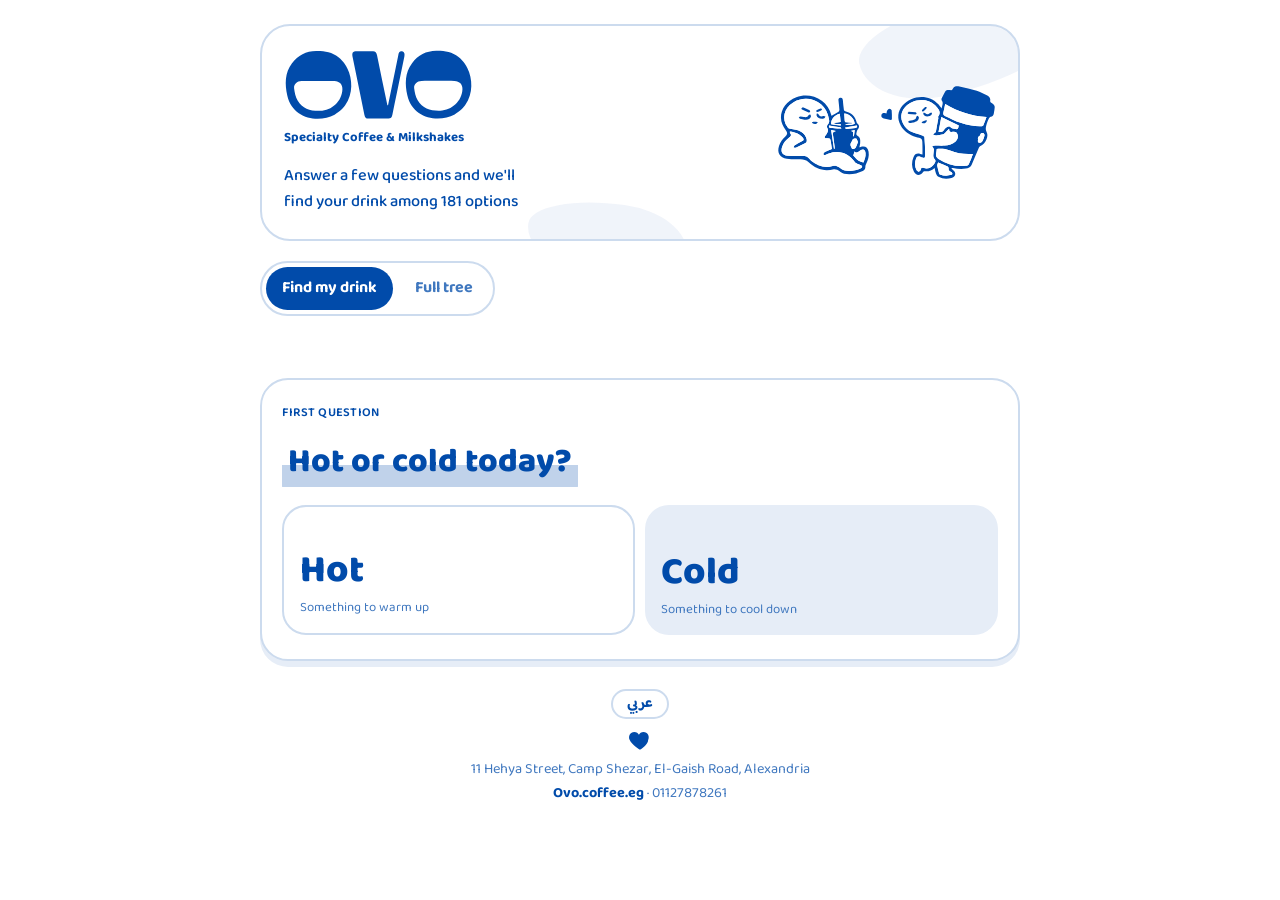
<file: en.html>
<!doctype html><html lang="en" dir="ltr"><head><meta charset="utf-8"><meta name=viewport content="width=device-width,initial-scale=1,viewport-fit=cover"><style>:root{color-scheme:only light;box-sizing:border-box;padding-top:env(safe-area-inset-top,0px);padding-bottom:env(safe-area-inset-bottom,0px)}html{scroll-padding-top:env(safe-area-inset-top,0px)}body{margin:0;padding:0;font:14px -apple-system,BlinkMacSystemFont,sans-serif;background:#fff;color:#000}img{max-width:100%}[hidden]:not([hidden=until-found i]){display:none!important}</style><title>OVO Drink Tree</title>
<link rel="icon" href="assets/favicon.svg" type="image/svg+xml">
<link rel="icon" href="assets/favicon-32.png" sizes="32x32" type="image/png">
<link rel="apple-touch-icon" href="assets/apple-touch-icon.png">
<link rel="preconnect" href="https://fonts.googleapis.com">
<link rel="stylesheet" href="https://fonts.googleapis.com/css2?family=Baloo+Bhaijaan+2:wght@400;500;600;700;800&display=swap">
<style>
/* OVO brand: cobalt blue band + white, light-blue brush strokes, chunky rounded type, the cup-hugging mascot */
:root{
  --bg:#FFFFFF; --surface:#FFFFFF; --ink:#014BAA; --muted:#4078BF; --line:#CCDBEE;
  --blue:#014BAA; --blue-soft:#E6EDF7; --sky:#C0D2EA; --band:#014BAA; --on-band:#FFFFFF;
  --hot:#014BAA; --hot-soft:#E6EDF7; --cold:#014BAA; --cold-soft:#E6EDF7;
  --display:"Baloo Bhaijaan 2","Arial Rounded MT Bold",system-ui,sans-serif;
  --body:"Baloo Bhaijaan 2",system-ui,-apple-system,"Segoe UI",Tahoma,sans-serif;
}

body{background:var(--bg);color:var(--ink);font-family:var(--body);font-size:15px;line-height:1.6}
.wrap{max-width:760px;margin:0 auto;padding-block:24px 48px;
  padding-left:max(16px,env(safe-area-inset-left,0px));padding-right:max(16px,env(safe-area-inset-right,0px));
  display:flex;flex-direction:column;gap:20px}
header{display:flex;flex-direction:column;gap:6px}
.brand{font-family:var(--display);font-size:2.6rem;line-height:1;color:var(--blue);margin:0;text-wrap:balance}
.brand small{display:block;font-size:1.05rem;color:var(--muted);font-family:var(--body);font-weight:500;margin-top:8px}
.tabs{display:flex;gap:6px;background:var(--surface);border:1px solid var(--line);border-radius:999px;padding:4px;align-self:flex-start}
.tabs button{font:600 .95rem var(--body);border:0;background:none;color:var(--muted);padding:8px 16px;border-radius:999px;cursor:pointer}
.tabs button[aria-selected="true"]{background:var(--blue);color:var(--surface)}
button:focus-visible,input:focus-visible,summary:focus-visible{outline:2px solid var(--blue);outline-offset:2px}

.trail{display:flex;flex-wrap:wrap;gap:6px;min-height:30px}
.trail button{font:500 .85rem var(--body);border:1px solid var(--line);background:var(--surface);color:var(--ink);padding:3px 12px;border-radius:999px;cursor:pointer}
.trail button::after{content:" →";color:var(--muted)}
.card{background:var(--surface);border:1px solid var(--line);border-radius:22px;padding:24px 20px;display:flex;flex-direction:column;gap:18px}
.step{font-size:.78rem;letter-spacing:.08em;text-transform:uppercase;color:var(--muted);font-weight:600}
.question{font-family:var(--display);font-size:2.1rem;line-height:1.2;margin:0;text-wrap:balance;color:var(--ink);font-weight:400}
.opts{display:grid;grid-template-columns:repeat(auto-fit,minmax(150px,1fr));gap:10px}
.opt{font-family:var(--body);text-align:start;border:1.5px solid var(--line);background:var(--bg);color:var(--ink);border-radius:16px;padding:14px 16px;cursor:pointer;display:flex;flex-direction:column;gap:2px;transition:border-color .15s,transform .15s}
.opt:hover{border-color:var(--accent,var(--blue));transform:translateY(-1px)}
.opt b{font-size:1.05rem;font-weight:600}
.opt span{font-size:.82rem;color:var(--muted)}
.opts.root{grid-template-columns:1fr 1fr}
.opt.hot,.opt.cold{min-height:120px;justify-content:flex-end;border:0}
.opt.hot{background:var(--surface);border:2px solid var(--line)} .opt.cold{background:var(--cold-soft)}
.opt.hot b{color:var(--hot)} .opt.cold b{color:var(--cold)}
.opt.hot b,.opt.cold b{font-family:var(--display);font-size:2.2rem;font-weight:400;line-height:1.1}
.card[data-tone="hot"]{--accent:var(--hot)} .card[data-tone="cold"]{--accent:var(--cold)}
.card[data-tone="hot"] .question{color:var(--hot)} .card[data-tone="cold"] .question{color:var(--cold)}
.result-name{font-size:1.9rem;font-weight:700;line-height:1.2;margin:0;text-wrap:balance}
.sizes{display:flex;gap:8px;flex-wrap:wrap}
.size{background:var(--bg);border:1px solid var(--line);border-radius:12px;padding:8px 14px;display:flex;align-items:baseline;gap:8px;font-variant-numeric:tabular-nums}
.size i{font-style:normal;font-size:.8rem;color:var(--muted);font-weight:600}
.size b{font-size:1.35rem;color:var(--accent,var(--blue))}
.extras{border-top:1px dashed var(--line);padding-top:14px;display:flex;flex-direction:column;gap:6px}
.extras h3{margin:0;font-size:.9rem;color:var(--muted);font-weight:600}
.extras li{display:flex;justify-content:space-between;gap:12px;font-size:.92rem}
.extras ul{list-style:none;margin:0;padding:0;display:flex;flex-direction:column;gap:4px}
.actions{display:flex;gap:8px;flex-wrap:wrap}
.btn{font:600 .9rem var(--body);border-radius:999px;padding:9px 16px;cursor:pointer;border:1px solid var(--line);background:var(--surface);color:var(--ink)}
.btn.primary{background:var(--accent,var(--blue));border-color:transparent;color:var(--surface)}

.toolbar{display:flex;gap:8px;flex-wrap:wrap;align-items:center}
.toolbar input{flex:1 1 220px;min-width:0;font:500 .95rem var(--body);padding:10px 14px;border-radius:12px;border:1px solid var(--line);background:var(--surface);color:var(--ink)}
.zoom .btn{min-width:42px;padding-inline:0;font-size:1.1rem;line-height:1}
.legend{font-size:.85rem;color:var(--muted)}
.tree-box{background:var(--surface);border:1px solid var(--line);border-radius:18px;overflow-x:auto;overflow-y:hidden;padding:20px 14px 28px;touch-action:pan-x pan-y;-webkit-overflow-scrolling:touch;overscroll-behavior-x:contain;cursor:grab}
.tree-box.dragging{cursor:grabbing;user-select:none}
.org{width:max-content;min-width:100%}
.org ul{display:flex;justify-content:center;align-items:flex-start;margin:0;padding:24px 0 0;list-style:none;position:relative}
.org>ul{padding-top:0}
.org li{position:relative;display:flex;flex-direction:column;align-items:center;padding:24px 5px 0}
.org>ul>li{padding-top:0}
.org li::before,.org li::after{content:"";position:absolute;top:0;width:50%;height:24px;border-top:2px solid var(--line)}
.org li::before{inset-inline-end:50%}
.org li::after{inset-inline-start:50%;border-inline-start:2px solid var(--line)}
.org li:first-child::before,.org li:last-child::after{border-top:0}
.org>ul>li::before,.org>ul>li::after{display:none}
.org ul ul::before{content:"";position:absolute;top:0;inset-inline-start:50%;height:24px;border-inline-start:2px solid var(--line)}
.org li.closed>ul,.org li.closed>.list{display:none}
.n{display:flex;flex-direction:column;align-items:center;gap:5px;background:none;border:0;padding:0;font:inherit;color:inherit;cursor:pointer}
.chip{font-weight:600;font-size:.82rem;padding:1px 10px;border-radius:999px;background:var(--blue-soft);color:var(--blue);white-space:nowrap}
.tone-hot .chip{background:var(--hot-soft);color:var(--hot)}
.tone-cold .chip{background:var(--cold-soft);color:var(--cold)}
.qbox{display:block;background:var(--bg);border:1.5px solid var(--line);border-radius:14px;padding:8px 12px;max-width:160px;text-align:center;font-size:.88rem;font-weight:500;line-height:1.4;text-wrap:balance;transition:border-color .15s}
.n:hover .qbox{border-color:var(--blue)}
.qbox.root{font-family:var(--display);font-size:1.3rem;font-weight:400;color:var(--blue);max-width:240px;padding:10px 18px}
.count{font-size:.74rem;color:var(--muted);font-variant-numeric:tabular-nums}
.leafcard{display:flex;flex-direction:column;align-items:center;gap:5px}
.dbox{display:flex;flex-direction:column;align-items:center;gap:2px;background:var(--surface);border:2px solid var(--blue);border-radius:14px;padding:7px 12px;max-width:160px;text-align:center}
.tone-hot .dbox{border-color:var(--hot)} .tone-cold .dbox{border-color:var(--cold)}
.drink{font-weight:600;font-size:.88rem;line-height:1.3;unicode-bidi:isolate}
.price{font-size:.76rem;color:var(--muted);font-variant-numeric:tabular-nums;unicode-bidi:isolate;white-space:nowrap}
.list{position:relative;margin-top:24px;display:flex;flex-direction:column;background:var(--surface);border:2px solid var(--blue);border-radius:14px;padding:6px;min-width:190px;max-width:240px}
.tone-hot>.list{border-color:var(--hot)} .tone-cold>.list{border-color:var(--cold)}
.list::before{content:"";position:absolute;top:-26px;inset-inline-start:50%;height:24px;border-inline-start:2px solid var(--line)}
.list h4{margin:0;padding:4px 8px 6px;font-size:.78rem;color:var(--muted);font-weight:600;unicode-bidi:isolate;border-bottom:1px dashed var(--line)}
.row{display:flex;justify-content:space-between;align-items:baseline;gap:12px;padding:5px 8px;border-radius:9px}
.row+.row{border-top:1px solid #F2F6FB}
.row>span:first-child{display:flex;flex-direction:column;min-width:0}
.row .sub{font-size:.74rem;color:var(--muted)}
.hit{outline:2.5px solid var(--blue);outline-offset:2px;border-radius:12px;background:var(--blue-soft)}
.empty{color:var(--muted);padding:8px 0}
@media (max-width:480px){.question{font-size:1.75rem}.brand{font-size:2.2rem}.opts{grid-template-columns:1fr}.opts.root{grid-template-columns:1fr 1fr}}
@media (prefers-reduced-motion:reduce){.opt{transition:none}.opt:hover{transform:none}}

/* ---- OVO brand layer ---- */
body{font-size:16px;line-height:1.55}
.hero{flex-direction:row!important;position:relative;overflow:hidden;background:#fff;color:#014BAA;border:2px solid var(--line);border-radius:30px;padding:24px 22px;display:flex;align-items:center;justify-content:space-between;gap:12px}
.hero::before,.hero::after{content:"";position:absolute;background:#014BAA;opacity:.06;border-radius:58% 42% 63% 37%/45% 55% 45% 55%;pointer-events:none}
.hero::before{width:200px;height:90px;inset-inline-end:-40px;top:-24px;transform:rotate(-12deg)}
.hero::after{width:160px;height:70px;inset-inline-start:35%;bottom:-34px;transform:rotate(8deg)}
.mark{display:flex;flex-direction:column;gap:4px;position:relative;z-index:1;min-width:0}
.wm{margin:0;line-height:0;direction:ltr}
.wm img{display:block;width:190px;height:auto}
.tag{font-size:.82rem;color:#014BAA;direction:ltr;font-weight:700}
.hero .sub{margin:12px 0 0;font-size:1.02rem;font-weight:500;max-width:30ch;text-wrap:balance}
.mascot{width:220px;height:auto;flex:none;position:relative;z-index:1}
.tabs{border:2px solid var(--line)}
.tabs button{font-weight:700;font-size:1rem}
.btn{border-width:2px;font-weight:700}
.card{border:2px solid var(--line);border-radius:28px;box-shadow:0 6px 0 var(--blue-soft)}
.step{color:var(--blue);letter-spacing:.02em}
.question{font-family:var(--display);font-weight:800;font-size:2.1rem;line-height:1.35;color:var(--ink)!important}
.hl{background:linear-gradient(transparent 52%,var(--hl,var(--sky)) 52%,var(--hl,var(--sky)) 92%,transparent 92%);-webkit-box-decoration-break:clone;box-decoration-break:clone;padding:0 .18em;border-radius:6px}
.card[data-tone="hot"]{--hl:var(--hot-soft)}
.opt{background:var(--surface);border:2px solid var(--line);border-radius:20px}
.opt:hover{background:var(--blue-soft);border-color:var(--blue)}
.card[data-tone="hot"] .opt:hover{background:var(--hot-soft);border-color:var(--hot)}
.opt b{font-weight:700;font-size:1.1rem}
.opt.hot,.opt.cold{min-height:130px;border-radius:24px}
.opt.hot b,.opt.cold b{font-weight:800;font-size:2.4rem}
.opt.cold{background:var(--blue-soft)} .opt.cold b{color:var(--blue)}
.result-name{font-family:var(--display);font-weight:800;font-size:2rem;line-height:1.3}
.size{background:var(--band);border:0;border-radius:999px;padding:8px 18px;color:var(--on-band)}
.size b,.size i{color:var(--on-band)!important}
.size i{opacity:.85}
.tree-box{border:2px solid var(--line);border-radius:28px}
.chip{background:var(--band);color:var(--on-band);font-weight:700}
.tone-hot .chip{background:var(--hot-soft);color:var(--hot)}
.tone-cold .chip{background:var(--band);color:var(--on-band)}
.qbox{background:var(--surface);border:2px solid var(--sky);border-radius:16px;font-weight:600}
.qbox.root{font-family:var(--display);font-weight:800;font-size:1.4rem;background:var(--blue-soft);border:0;color:var(--blue)}
.list{border-radius:18px}
.list h4{align-self:flex-start;background:var(--band);color:var(--on-band);border:0;border-radius:999px;padding:1px 12px;margin:2px 2px 6px;font-size:.8rem;font-weight:700}
.tone-hot>.list h4{background:var(--hot-soft);color:var(--hot)}
.foot{display:flex;flex-direction:column;align-items:center;gap:2px;text-align:center;color:var(--muted);font-size:.9rem;padding-top:8px}
.foot p{margin:0}
.foot b{color:var(--blue);font-weight:700}
.foot .heart{width:26px;height:26px;color:var(--blue);margin-bottom:4px}
@media (max-width:480px){.wm img{width:130px}.tag{font-size:.72rem}.mascot{width:108px}.question{font-size:1.75rem}.hero{padding:20px 18px}}
.lang{color:var(--blue);font-weight:700;text-decoration:none;border:2px solid var(--line);border-radius:999px;padding:2px 14px;margin-bottom:6px}
</style>
</head><body>

<div class="wrap">
  <header class="hero">
    <div class="mark">
      <h1 class="wm"><img src="assets/ovo-logo-mark.svg" alt="OVO" width="298" height="116"></h1>
      <span class="tag">Specialty Coffee &amp; Milkshakes</span>
      <p class="sub" id="sub">Answer a few questions and we'll find your drink</p>
    </div>
    <img class="mascot" src="assets/ovo-icon.svg" alt="" width="443" height="191">
  </header>
  <div class="tabs" role="tablist">
    <button role="tab" id="tab-play" aria-selected="true">Find my drink</button>
    <button role="tab" id="tab-tree" aria-selected="false">Full tree</button>
  </div>

  <section id="play">
    <div style="display:flex;flex-direction:column;gap:12px">
      <div class="trail" id="trail"></div>
      <div class="card" id="card"></div>
    </div>
  </section>

  <section id="tree" hidden>
    <div style="display:flex;flex-direction:column;gap:12px">
      <div class="toolbar">
        <input id="search" type="search" placeholder="Search a drink or flavor… e.g. Lotus">
        <button class="btn" id="expand">Expand all</button>
        <button class="btn" id="collapse">Collapse all</button>
        <span class="zoom" style="display:flex;gap:4px"><button class="btn" id="zout" aria-label="Zoom out">−</button><button class="btn" id="zin" aria-label="Zoom in">+</button></span>
      </div>
      <div class="legend" id="legend"></div>
      <div class="tree-box" id="treebox"></div>
    </div>
  </section>
  <footer class="foot">
    <a class="lang" href="ar.html" lang="ar">عربي</a>
    <svg class="heart" viewBox="0 0 24 24" fill="currentColor" aria-hidden="true"><path d="M12 21s-7.5-4.6-9.6-9.3C.9 8.3 3 4.5 6.7 4.5c2.1 0 3.6 1.1 4.3 2.6.7-1.5 2.2-2.6 4.3-2.6 3.7 0 5.8 3.8 4.3 7.2C19.5 16.4 12 21 12 21z"/></svg>
    <p dir="ltr">11 Hehya Street, Camp Shezar, El-Gaish Road, Alexandria</p>
    <p><b>Ovo.coffee.eg</b> · <span dir="ltr">01127878261</span></p>
  </footer>
</div>
<script>
const D=(n,p,x)=>({t:'d',n,p,x});
const Q=(q,o)=>({t:'q',q,o:o.map(([a,h,c])=>({a,h,c}))});
const F=(base,p,fl,x,more=[])=>Q('Which flavor?',[...fl.map(f=>[f,null,D(base+' · '+f,p,x)]),...more]);

const X={
  hot:{t:'Add-ons',i:[['Flavor shot: Vanilla · Hazelnut · Caramel · Cinnamon · Salted Caramel · Chocolate',25],['Espresso',35],['Whipping Cream',25],['Almond or Coconut Milk',40]]},
  iced:{t:'Add-ons',i:[['Boba',25],['Cold Foam',30],['Almond or Coconut Milk',40]]},
  matcha:{t:'Add-ons',i:[['Cold Foam',30]]},
  boba:{t:'Add-ons',i:[['Boba',25]]},
  shake:{t:'Add-ons',i:[['Boba',25],['Whipping Cream',25]]}
};

const HOT=Q('Need a wake-up?',[
 ['Yes, coffee please',null,Q('How do you like it made?',[
   ['Turkish, in a cezve',null,Q('Classic or flavored?',[
     ['Classic',null,Q('How do you take it?',[
       ['Plain','Pure Turkish coffee',D('Turkish Coffee',[50,60])],
       ['Spiced','With cardamom and spices',D('Turkish Coffee Mahaweg',[55,65])],
       ['With milk','French-style',D('French Coffee',[65,75])]])],
     ['Flavored',null,Q('Which flavor?',[
       ['Hazelnut',null,D('Hazelnut Coffee',[85,100])],
       ['Nutella',null,D('Nutella Coffee',[85,100])],
       ['White Chocolate',null,D('White Chocolate Coffee',[85,100])],
       ['Salted Caramel',null,D('Salted Caramel Coffee',[85,100])]])]])],
   ['Espresso machine',null,Q('With milk or without?',[
     ['No milk',null,Q('A short shot or a long cup?',[
       ['Short and strong',null,D('Espresso',[65,75])],
       ['Long cup',null,Q('Machine or hand-poured?',[
         ['Machine','Espresso topped with hot water',D('Americano Black',[null,100])],
         ['Hand-poured','Ethiopian, Rwandan or Colombian beans',D('V60',180)]])]])],
     ['With milk',null,Q('Plain or flavored?',[
       ['Plain',null,Q('How much milk?',[
         ['A little','Coffee leads',Q('Which ratio?',[
           ['A dash of milk',null,D('Macchiato',[75,85],'hot')],
           ['Half and half',null,D('Cortado',[95,110],'hot')],
           ['A bit more, silky',null,D('Flat White',[95,110],'hot')]])],
         ['A lot','A big creamy cup',Q('Foamy or smooth?',[
           ['Thick foam',null,D('Cappuccino',[100,120],'hot')],
           ['Smooth and creamy',null,D('Latte',[100,120],'hot')],
           ['Light and long',null,D('Americano White',[null,120],'hot')]])]])],
       ['Flavored',null,Q('What taste?',[
         ['Chocolate',null,Q('Dark or white?',[
           ['Dark',null,D('Mocha',[115,130],'hot')],
           ['White',null,D('White Mocha',[115,130],'hot')]])],
         ['Caramel & sweet',null,Q('Which kind of sweet?',[
           ['Condensed milk',null,D('Spanish Latte',[115,130],'hot')],
           ['Salted Caramel',null,D('Salted Caramel Latte',[115,130],'hot')],
           ['Dulce de Leche',null,D('Dulce de Leche Latte',[115,130],'hot')]])],
         ['Cookie butter',null,D('Cookie Butter Latte',[140,160],'hot')],
         ['Nutty',null,Q('Pecan or pistachio?',[
           ['Pecan',null,D('Pecan Latte',[140,160],'hot')],
           ['Pistachio',null,D('Pistachio Latte',[140,160],'hot')]])]])]])]])],
   ['Quick (instant)',null,Q('Black or with milk?',[
     ['Black',null,D('Nescafé Black',[55,65])],
     ['With milk',null,D('Nescafé with Milk',[75,85])]])]])],
 ['No, something else',null,Q('Something calm or something sweet?',[
   ['Calm',null,Q('Tea or something different?',[
     ['Tea',null,Q('Which tea?',[
       ['Classic tea',null,D('Tea',35)],
       ['Green',null,D('Green Tea',35)],
       ['Herbal',null,D('Herbal Tea',35)],
       ['Flavored',null,D('Flavored Tea',45)],
       ['With milk',null,D('Milk Tea',60)],
       ['Flavored with milk',null,D('Flavored Milk Tea',65)]])],
     ['Something different',null,Q('Which one?',[
       ['Hot lemon',null,D('Hot Lemon',35)],
       ['Apple cider',null,D('Hot Cider',80)],
       ['Matcha',null,D('Hot Matcha',130)]])]])],
   ['Sweet and rich',null,Q('Hot chocolate, sahlab or a creamy dessert drink?',[
     ['Hot chocolate',null,Q('Classic or loaded?',[
       ['Classic',null,D('Hot Chocolate Classic',[90,110],'hot')],
       ['Loaded',null,Q('What goes in?',[
         ['OVO blend','The house signature',D('Hot Chocolate OVO',[150,170],'hot')],
         ['Tiramisu',null,D('Hot Chocolate Tiramisu',[140,160],'hot')],
         ['Nutella & M&M',null,D('Hot Chocolate Nutella M&M',[140,160],'hot')],
         ['Bounty',null,D('Hot Chocolate Bounty',[120,140],'hot')],
         ['Salted caramel',null,D('Hot Chocolate Salted Caramel',[120,140],'hot')],
         ['Oreo',null,D('Hot Chocolate Oreo',[140,160],'hot')]])]])],
     ['Sahlab',null,Q('What taste?',[
       ['Dulce de leche',null,D('Dulce de Leche Sahlab',[130,150],'hot')],
       ['Pistachio',null,D('Pistachio Sahlab',[150,170],'hot')],
       ['Lotus',null,D('Lotus Sahlab',[150,170],'hot')],
       ['Nutella',null,D('Nutella Sahlab',[130,150],'hot')],
       ['Nuts',null,D('Nuts Sahlab',[120,135],'hot')],
       ['Chocolate',null,D('Chocolate Sahlab',[130,150],'hot')],
       ['White chocolate',null,D('White Chocolate Sahlab',[130,150],'hot')]])],
     ['Creamy',null,Q('What taste?',[
       ['Kinder',null,D('Hot Kinder',[140,160],'hot')],
       ['Lotus',null,D('Hot Lotus',[140,160],'hot')],
       ['Pistachio',null,D('Hot Pistachio',[150,175],'hot')]])]])]])]
]);

const COLD=Q('Need a wake-up?',[
 ['Yes, caffeine',null,Q('Coffee, matcha, or an energy kick?',[
   ['Coffee',null,Q('Over ice or blended?',[
     ['Over ice',null,Q('Black or with milk?',[
       ['Black','Hand-poured · Ethiopian, Rwandan or Colombian beans',D('Iced V60',180)],
       ['With milk',null,Q('Stirred or shaken?',[
         ['Stirred',null,Q('Plain or flavored?',[
           ['Plain',null,D('Iced Coffee',125,'iced')],
           ['Flavored',null,Q('What taste?',[
             ['Chocolate',null,Q('White or blended?',[
               ['White mocha',null,D('Iced White Mocha',140,'iced')],
               ['Blended mocha',null,D('Iced Blended Mocha',140,'iced')]])],
             ['Caramel & sugar',null,Q('Which one?',[
               ['Caramel macchiato',null,D('Iced Caramel Macchiato',140,'iced')],
               ['Salted caramel',null,D('Iced Salted Caramel Latte',140,'iced')],
               ['Dulce de leche',null,D('Iced Dulce de Leche',140,'iced')]])],
             ['Condensed milk',null,D('Iced Spanish Latte',140,'iced')],
             ['Cookies & nuts',null,Q('Cookie butter or pecan?',[
               ['Cookie butter',null,D('Iced Cookie Butter',165,'iced')],
               ['Pecan',null,D('Iced Pecan Latte',170,'iced')]])]])]])],
         ['Shaken',null,Q('What taste?',[
           ['White mocha',null,D('Iced Shaken White Mocha',170)],
           ['Salted caramel',null,D('Iced Shaken Salted Caramel',170)],
           ['Dulce de leche',null,D('Iced Shaken Dulce de Leche',170)],
           ['Pecan',null,D('Iced Shaken Pecan',170)]])]])]])],
     ['Blended (frappe)',null,Q('Classic or flavored?',[
       ['Classic',null,D('Classic Frappe',140)],
       ['Flavored',null,Q('Which family?',[
         ['Chocolate',null,Q('Which one?',[
           ['White mocha',null,D('White Mocha Frappe',160)],
           ['Chocolate',null,D('Chocolate Frappe',160)],
           ['Brownies',null,D('Brownies Frappe',160)]])],
         ['Caramel',null,Q('Which one?',[
           ['Salted caramel',null,D('Salted Caramel Frappe',160)],
           ['Dulce de leche',null,D('Dulce de Leche Frappe',160)]])],
         ['Cookies',null,Q('Lotus or Oreo?',[
           ['Lotus',null,D('Lotus Frappe',160)],
           ['Oreo',null,D('Oreo Frappe',160)]])],
         ['Something different',null,Q('Cinnamon or pecan?',[
           ['Cinnamon',null,D('Cinnamon Frappe',160)],
           ['Pecan',null,D('Pecan Frappe',170)]])]])]])]])],
   ['Matcha',null,Q('Over ice or blended?',[
     ['Over ice',null,Q('Classic, flavored or cloudy?',[
       ['Classic',null,Q('Regular or with condensed milk?',[
         ['Regular',null,D('Iced Matcha Latte',140,'matcha')],
         ['Spanish',null,D('Iced Spanish Matcha',155,'matcha')]])],
       ['Flavored',null,F('Iced Matcha',165,['White Chocolate','Salted Caramel','Strawberry','Mango Coconut','Strawberry Coconut'],'matcha',[['Cookie Butter',null,D('Cookie Butter Matcha',165,'matcha')]])],
       ['Cloudy',null,D('Cloudy Matcha',155)]])],
     ['Blended (frappe)',null,F('Matcha Frappe',170,['Mango','Strawberry','Coconut','White Chocolate','Salted Caramel'])]])],
   ['Energy kick',null,Q('Red Bull, plain or flavored?',[
     ['Plain',null,D('Red Bull',100)],
     ['Flavored',null,D('Flavored Red Bull',145)]])]])],
 ['No caffeine',null,Q('Something rich or something refreshing?',[
   ['Rich and creamy',null,Q('Milkshake, Shake & Ice or ice cream?',[
     ['Milkshake',null,Q('What kind?',[
       ['One flavor',null,Q('Fruity or sweet?',[
         ['Fruity',null,F('Milkshake',145,['Mango','Dragon Fruit','Strawberry','Mixed Berry','Pineapple','Blueberry','Peach','Lemon','Passion Fruit','Lychee','Pink Guava'],'shake')],
         ['Sweet',null,F('Milkshake',145,['Vanilla','Chocolate','Caramel','Salted Caramel','Bubble Gum','Cotton Candy','Cola','Sour Cola'],'shake')]])],
       ['Fruit mix',null,F('Milkshake',155,['Mango Passion Fruit','Mango Peach','Strawberry Coconut','Mango Coconut','Lychee Mixed Berry','Pink Guava Passion Fruit'],'shake')],
       ['Yogurt & cheesecake',null,Q('Yogurt or cheesecake?',[
         ['Yogurt',null,Q('Berry or mango?',[
           ['Berry',null,D('Berry Yogurt',155,'shake')],
           ['Mango',null,D('Mango Yogurt',155,'shake')]])],
         ['Cheesecake',null,Q('What taste?',[
           ['Berry',null,D('Cheesecake Berry',155,'shake')],
           ['Strawberry',null,D('Cheesecake Strawberry',155,'shake')],
           ['Blueberry',null,D('Cheesecake Blueberry',155,'shake')],
           ['Berry yogurt',null,D('Berry Yogurt Cheesecake',165,'shake')]])]])],
       ['Dessert',null,Q('Cookies, candy bars, or nuts?',[
         ['Cookies & sweets',null,Q('Which one?',[
           ['A single sweet',null,F('Milkshake',155,['Brownies','Nutella','Lotus','Oreo','Kinder'],'shake')],
           ['Milk & Nutella',null,D('Milk Nutella',165,'shake')],
           ['White choc & strawberry',null,D('White Chocolate Strawberry',155,'shake')]])],
         ['Candy bars',null,F('Milkshake',175,['Snickers','KitKat','Mars','Bounty'],'shake')],
         ['Nuts',null,Q('Which one?',[
           ['Pecan',null,D('Pecan',170,'shake')],
           ['Cashew caramel',null,D('Cashew Caramel',190,'shake')],
           ['Pistachio',null,D('Pistachio',200,'shake')]])]])]])],
     ['Shake & Ice','Dessert mixes with ice cream',Q('Which one?',[
       ['Kinder brownies',null,D('Mix Kinder Brownies',170)],
       ['Jelly cola',null,D('Mix Jelly Cola',170)],
       ['Cotton candy & marshmallow',null,D('Cotton Candy Marshmallow',170)],
       ['Bubble gum & marshmallow',null,D('Bubble Gum Marshmallow',170)],
       ['Nutella & M&M',null,D('Nutella M&M',170)],
       ['Lotus ice cream',null,D('Mix Lotus Ice Cream',170)]])],
     ['Ice cream',null,Q('Topped with?',[
       ['Flavor or boba',null,D('Soft Ice Cream (Flavor / Boba)',90)],
       ['Brownies or Oreo',null,D('Soft Ice Cream (Brownies / Oreo)',100)]])]])],
   ['Refreshing',null,Q('Natural or fizzy?',[
     ['Natural',null,Q('Fresh juice or smoothie?',[
       ['Fresh juice',null,Q('Which juice?',[
         ['Mango',null,D('Mango Juice',100)],
         ['Strawberry',null,D('Strawberry Juice',100)]])],
       ['Smoothie','Blended with ice',F('Smoothie',120,['Watermelon','Mango','Strawberry','Pineapple','Piña Colada','Peach','Pink Guava','Blueberry','Mixed Berry','Dragon Fruit','Passion Fruit','Lychee'],'boba')]])],
     ['Fizzy & fresh',null,Q('What vibe?',[
       ['Mint (mojito)',null,F('Mojito & Sunshine',120,['Strawberry','Berry','Pineapple','Blueberry','Mixed Berry','Peach','Passion Fruit','Lychee'],'boba')],
       ['Lemon',null,Q('Which lemonade?',[
         ['Pink lemon coconut',null,D('Pink Lemon Coconut',140)],
         ['Mango lemon coconut',null,D('Mango Lemon Coconut',140)],
         ['Piña colada',null,D('Pina Colada Lemonade',140)],
         ['Pink guava',null,D('Pink Guava Lemonade',140)]])],
       ['Iced tea',null,F('Iced Tea',110,['Passion Fruit Peach','Mixed Berries','Strawberry Dragon Fruit'])],
       ['Cloudy',null,F('Cloudy',145,['Piña Colada','Chocolate','Mixed Berry','Strawberry','Passion Fruit'])],
       ['Cola or water',null,Q('Which one?',[
         ['Sour cola',null,D('Sour Cola',120)],
         ['Water',null,D('Water',15)]])]])]])]])]
]);

const TREE=Q('Hot or cold today?',[['Hot','Something to warm up',HOT],['Cold','Something to cool down',COLD]]);

const count=n=>n.t==='d'?1:n.o.reduce((s,o)=>s+count(o.c),0);
const depth=n=>n.t==='d'?0:1+Math.max(...n.o.map(o=>depth(o.c)));
const TOTAL=count(TREE), DEPTH=depth(TREE);
document.getElementById('sub').textContent=`Answer a few questions and we'll find your drink among ${TOTAL} options`;
document.getElementById('legend').textContent=`${TOTAL} drinks, each at the end of a branch · longest path is ${DEPTH} questions`;

const el=(tag,cls,txt)=>{const e=document.createElement(tag);if(cls)e.className=cls;if(txt!=null)e.textContent=txt;return e};
const sizes=p=>Array.isArray(p)?[[p[0],'M'],[p[1],'L']].filter(x=>x[0]!=null):[[p,'']];
const priceText=p=>sizes(p).map(([v,s])=>(s?s+' ':'')+v).join(' · ')+' EGP';
const ord=['First','Second','Third','Fourth','Fifth','Sixth','Seventh','Eighth','Ninth','Tenth'];

let path=[];
const at=k=>{let n=TREE;for(let i=0;i<k;i++)n=n.o[path[i]].c;return n};
function renderPlay(){
  const trail=document.getElementById('trail'),card=document.getElementById('card');
  trail.replaceChildren();card.replaceChildren();
  path.forEach((ix,i)=>{const b=el('button',null,at(i).o[ix].a);b.title='Go back to this question';b.onclick=()=>{path=path.slice(0,i);renderPlay()};trail.append(b)});
  card.dataset.tone=path.length?(path[0]===0?'hot':'cold'):'';
  const node=at(path.length);
  if(node.t==='q'){
    card.append(el('div','step',(ord[path.length]||`Question ${path.length+1}`)+(ord[path.length]?' question':'')));
    {const h=el('h2','question');h.append(el('span','hl',node.q));card.append(h)}
    const g=el('div','opts'+(path.length?'':' root'));
    node.o.forEach((o,i)=>{
      const b=el('button','opt'+(path.length?'':(i?' cold':' hot')));
      b.append(el('b',null,o.a));if(o.h)b.append(el('span',null,o.h));
      b.onclick=()=>{path.push(i);renderPlay();window.scrollTo({top:0,behavior:'smooth'})};
      g.append(b)});
    card.append(g);
    if(path.length){const a=el('div','actions');const back=el('button','btn','Back');back.onclick=()=>{path.pop();renderPlay()};a.append(back);card.append(a)}
  }else{
    card.append(el('div','step',`Your drink, after ${path.length} questions`));
    {const h=el('h2','result-name');h.append(el('span','hl',node.n));card.append(h)}
    const s=el('div','sizes');
    sizes(node.p).forEach(([v,lab])=>{const d=el('div','size');if(lab)d.append(el('i',null,lab==='M'?'Medium':'Large'));d.append(el('b',null,v));d.append(el('i',null,'EGP'));s.append(d)});
    card.append(s);
    if(node.x){const ex=el('div','extras');ex.append(el('h3',null,X[node.x].t));const ul=el('ul');X[node.x].i.forEach(([n,p])=>{const li=el('li');li.append(el('span',null,n),el('b',null,'+'+p));ul.append(li)});ex.append(ul);card.append(ex)}
    const a=el('div','actions');
    const again=el('button','btn primary','Start over');again.onclick=()=>{path=[];renderPlay()};
    const back=el('button','btn','Back');back.onclick=()=>{path.pop();renderPlay()};
    const find=el('button','btn','Show in tree');find.onclick=()=>{show('tree');document.getElementById('search').value=node.n;filter()};
    a.append(again,back,find);card.append(a);
  }
}

const L={"drinks": "drinks", "empty": "No drink matches that. Try another word."};
const box=document.getElementById('treebox');
const isLeaf=n=>n.t==='d';
const org=el('div','org');
const prefixOf=list=>{const ps=list.map(x=>x.c.n.split(' · ')[0]);return list.every(x=>x.c.n.includes(' · '))&&ps.every(p=>p===ps[0])?ps[0]:null};
function nodeEl(o,node,tone,d){
  const li=el('li',tone?'tone-'+tone:'');li._d=d;
  if(isLeaf(node)){
    li.classList.add('leafli');
    const c=el('div','leafcard');if(o)c.append(el('span','chip',o.a));
    const b=el('div','dbox');b.append(el('span','drink',node.n),el('span','price',priceText(node.p)));c.append(b);
    li.append(c);li._s=((o?o.a+' ':'')+node.n).toLowerCase();return li;
  }
  const btn=el('button','n');if(o)btn.append(el('span','chip',o.a));
  btn.append(el('span','qbox'+(o?'':' root'),node.q));
  const cnt=el('span','count');btn.append(cnt);li.append(btn);li._s=(o?o.a:'').toLowerCase();
  let kids;
  if(node.o.every(x=>isLeaf(x.c))){
    kids=el('div','list');const pre=prefixOf(node.o);
    if(pre)kids.append(el('h4',null,pre));
    node.o.forEach(x=>{
      const r=el('div','row'),l=el('span');
      if(pre)l.append(el('span','drink',x.a));
      else{l.append(el('span','drink',x.c.n));if(!x.c.n.toLowerCase().includes(x.a.toLowerCase()))l.append(el('span','sub',x.a))}
      r.append(l,el('span','price',priceText(x.c.p)));r._s=(x.a+' '+x.c.n).toLowerCase();kids.append(r)});
  }else{
    kids=el('ul');node.o.forEach((x,i)=>kids.append(nodeEl(x,x.c,d===0?(i?'cold':'hot'):tone,d+1)));
  }
  li.append(kids);
  const n=count(node);
  li._set=open=>{li.classList.toggle('closed',!open);cnt.textContent=open?'−':`+ ${n} ${L.drinks}`;btn.setAttribute('aria-expanded',open)};
  li._set(d<2);
  btn.onclick=()=>{li._set(li.classList.contains('closed'));requestAnimationFrame(()=>btn.scrollIntoView({block:'nearest',inline:'center',behavior:'smooth'}))};
  return li;
}
const rootUl=el('ul'),rootLi=nodeEl(null,TREE,'',0);rootUl.append(rootLi);org.append(rootUl);box.append(org);
const empty=el('p','empty',L.empty);empty.hidden=true;box.append(empty);
function centerTree(){rootLi.firstElementChild.scrollIntoView({block:'nearest',inline:'center'})}

function filter(){
  const t=document.getElementById('search').value.trim().toLowerCase();
  box.querySelectorAll('.hit').forEach(e=>e.classList.remove('hit'));
  let first=null;
  const walk=li=>{
    if(li.classList.contains('leafli')){const m=!!t&&li._s.includes(t);if(m){li.firstElementChild.classList.add('hit');first=first||li.firstElementChild}return m}
    const kids=li.lastElementChild;let any=false;
    if(kids.classList.contains('list')){for(const r of kids.children)if(r._s&&t&&r._s.includes(t)){r.classList.add('hit');first=first||r;any=true}}
    else for(const c of kids.children)any=walk(c)||any;
    li._set(t?(any||li._d===0):li._d<2);
    return any;
  };
  const found=walk(rootLi);
  empty.hidden=!t||found;
  if(first)setTimeout(()=>first.scrollIntoView({block:'center',inline:'center',behavior:'smooth'}),60);
  else if(!t)centerTree();
}
document.getElementById('search').addEventListener('input',filter);
document.getElementById('expand').onclick=()=>box.querySelectorAll('li').forEach(li=>li._set&&li._set(true));
document.getElementById('collapse').onclick=()=>{box.querySelectorAll('li').forEach(li=>li._set&&li._set(li._d===0));centerTree()};
/* mouse drag to pan; touch uses native scrolling */
{let sx=0,sl=0,down=false,moved=false;
box.addEventListener('pointerdown',e=>{if(e.pointerType!=='mouse'||e.button!==0)return;down=true;moved=false;sx=e.clientX;sl=box.scrollLeft});
window.addEventListener('pointermove',e=>{if(!down)return;const dx=e.clientX-sx;if(Math.abs(dx)>4){moved=true;box.classList.add('dragging')}if(moved)box.scrollLeft=sl-dx});
window.addEventListener('pointerup',()=>{down=false;setTimeout(()=>box.classList.remove('dragging'),0)});
box.addEventListener('click',e=>{if(moved){e.stopPropagation();e.preventDefault();moved=false}},true);}
let zoom=1;const setZoom=z=>{zoom=Math.min(1.4,Math.max(.4,z));org.style.zoom=zoom};
document.getElementById('zin').onclick=()=>setZoom(zoom+.15);
document.getElementById('zout').onclick=()=>setZoom(zoom-.15);

function show(which){
  document.getElementById('play').hidden=which!=='play';
  document.getElementById('tree').hidden=which!=='tree';
  document.getElementById('tab-play').setAttribute('aria-selected',which==='play');
  document.getElementById('tab-tree').setAttribute('aria-selected',which==='tree');
  if(which==='tree')requestAnimationFrame(centerTree);
}
document.getElementById('tab-play').onclick=()=>show('play');
document.getElementById('tab-tree').onclick=()=>show('tree');
show(location.hash==='#tree'?'tree':'play');
renderPlay();
</script>

</body></html>
</file>
<file: find-your-drink/style.css>
:root{--bg:#FFFFFF;--surface:#fff;--ink:#014BAA;--muted:#4078BF;--line:#CCDBEE;--blue:#014BAA;--blue-soft:#E6EDF7;--sky:#C0D2EA;--band:#014BAA;--nope:#014BAA;--nope-soft:#E6EDF7;--font:"Baloo Bhaijaan 2","Arial Rounded MT Bold",system-ui,-apple-system,"Segoe UI",Tahoma,sans-serif;color-scheme:only light}
*{box-sizing:border-box}
body{margin:0;background:var(--bg);color:var(--ink);font:16px/1.5 var(--font);-webkit-text-size-adjust:100%;-webkit-tap-highlight-color:transparent}
button{font:inherit;color:inherit;cursor:pointer}
button:focus-visible{outline:3px solid var(--blue);outline-offset:2px}
[hidden]{display:none!important}
.wrap{max-width:480px;margin:0 auto;min-height:100vh;min-height:100svh;display:flex;flex-direction:column;gap:12px;padding:max(14px,env(safe-area-inset-top)) max(14px,env(safe-area-inset-right)) max(16px,env(safe-area-inset-bottom)) max(14px,env(safe-area-inset-left))}
#landing,#game,#files{display:flex;flex-direction:column;gap:12px}

/* landing */
.hero{position:relative;overflow:hidden;background:#fff;color:#014BAA;border:2px solid var(--line);border-radius:30px;padding:26px 22px;display:flex;align-items:center;justify-content:space-between;gap:10px}
.hero::before,.hero::after{content:"";position:absolute;background:#014BAA;opacity:.06;border-radius:58% 42% 63% 37%/45% 55% 45% 55%;pointer-events:none}
.hero::before{width:200px;height:90px;right:-40px;top:-24px;transform:rotate(-12deg)}
.hero::after{width:160px;height:70px;left:35%;bottom:-34px;transform:rotate(8deg)}
.mark{position:relative;z-index:1;min-width:0}
.wm{margin:0;line-height:0}
.wm img{display:block;width:150px;max-width:100%;height:auto}
.tag{display:block;margin-top:8px;font-size:.8rem;font-weight:700;line-height:1.25;color:#014BAA}
.mascot{width:150px;flex:0 1 auto;min-width:0;position:relative;z-index:1}
.mascot img{display:block;width:100%;height:auto}
.pitch{display:flex;flex-direction:column;gap:2px;text-align:center;padding:8px 0}
.pitch h2{margin:0;font-weight:800;font-size:2rem;line-height:1.2;color:var(--blue)}
.pitch small{color:var(--muted);font-size:1rem}
.langs{display:grid;grid-template-columns:1fr;gap:12px}
.langs button{border:2px solid var(--line);border-radius:24px;padding:20px 8px;background:var(--surface);color:var(--blue);font-weight:800;font-size:1.7rem;box-shadow:0 6px 0 var(--blue-soft)}
.langs button:first-child{background:var(--band);border-color:transparent;color:#fff}
.langs button:active{transform:translateY(3px);box-shadow:0 3px 0 var(--blue-soft)}

/* game */
.bar{display:flex;align-items:center;justify-content:space-between}
.logo{display:flex;align-items:center;gap:8px;direction:ltr}
.logo img{display:block;width:auto;height:34px}
.logo span{background:var(--band);color:#fff;font-weight:700;font-size:.78rem;letter-spacing:.08em;text-transform:uppercase;border-radius:999px;padding:1px 10px}
.tools{display:flex;gap:8px}
.ibtn{width:42px;height:42px;padding:0;border-radius:50%;border:2px solid var(--line);background:var(--surface);color:var(--blue);font-weight:800;display:grid;place-items:center}
.ibtn svg{width:20px;height:20px}
.step{margin:0;font-weight:800;font-size:1.08rem;line-height:1.3;color:var(--blue)}
.meter{display:flex;align-items:center;gap:10px;font-size:.85rem;font-weight:700;color:var(--muted)}
.track{flex:1;height:10px;border-radius:99px;background:var(--blue-soft);overflow:hidden}
.track i{display:block;width:0;height:100%;border-radius:inherit;background:linear-gradient(90deg,var(--sky),var(--blue));transition:width .4s}
[dir=rtl] .track i{background:linear-gradient(270deg,var(--sky),var(--blue))}
.deck{position:relative;height:clamp(400px,64vh,600px);height:clamp(400px,64svh,600px)}
.stack,.card{position:absolute;inset:0;border-radius:28px;background:var(--surface);border:2px solid var(--line)}
.stack.s1{transform:translateY(12px) scale(.95);opacity:.75}
.stack.s2{transform:translateY(24px) scale(.9);opacity:.45}
.card{display:flex;flex-direction:column;overflow:hidden;box-shadow:0 8px 0 var(--blue-soft);touch-action:none;user-select:none;-webkit-user-select:none;cursor:grab;will-change:transform}
.card.enter{animation:enter .26s ease-out}
@keyframes enter{from{transform:translateY(12px) scale(.95);opacity:.5}}
.art{position:relative;flex:0 0 46%;display:flex;align-items:center;justify-content:center;overflow:hidden;background:var(--blue-soft)}
.art::before{content:"";position:absolute;width:78%;height:62%;background:#014BAA;opacity:.06;border-radius:58% 42% 63% 37%/45% 55% 45% 55%;transform:rotate(-8deg)}
.art svg{position:relative;height:88%;width:auto;max-width:92%}
.photo{position:absolute;inset:0;width:100%;height:100%;object-fit:cover;opacity:0;transition:opacity .25s}
.photo.ok{opacity:1}
.art svg,.photo{pointer-events:none;-webkit-user-drag:none}
.cat,.price{position:absolute;top:12px;z-index:2;font-size:.8rem;font-weight:700;border-radius:999px;padding:2px 12px;white-space:nowrap}
.cat{inset-inline-start:12px;background:var(--surface);color:var(--blue)}
.price{inset-inline-end:12px;background:var(--band);color:#fff}
.info{flex:1;min-height:0;overflow:hidden;padding:12px 18px 16px;display:flex;flex-direction:column;gap:7px}
.name{margin:0;font-weight:800;font-size:1.6rem;line-height:1.15}
.desc{margin:0;color:var(--muted);font-size:1.02rem;line-height:1.35}
.dirs{margin-top:auto;display:flex;justify-content:space-between;align-items:center;font-weight:800;font-size:.95rem}
.dirs .no,.dirs .yes{display:inline-flex;align-items:center;gap:7px;direction:ltr;border-radius:999px;padding:3px 14px;white-space:nowrap}
.dirs i{font-style:normal}
.dirs b{font-weight:800}
.dirs .no{background:#fff;color:var(--blue);border:2px solid var(--line)}
.dirs .yes{background:var(--blue);color:#fff;border:2px solid var(--blue)}
.chips{display:flex;flex-wrap:wrap;gap:6px}
.chips span{border:1.5px solid var(--line);border-radius:999px;padding:0 10px;font-size:.8rem;font-weight:600;white-space:nowrap}
.stamp{position:absolute;top:24px;z-index:5;opacity:0;pointer-events:none;white-space:nowrap;font-weight:800;font-size:1.6rem;line-height:1.3;padding:2px 14px;border:4px solid currentColor;border-radius:14px;background:rgba(255,255,255,.9)}
.stamp.like{left:16px;transform:rotate(-14deg);color:#014BAA}
.stamp.nope{right:16px;transform:rotate(14deg);color:#014BAA}
.controls{display:flex;justify-content:center;align-items:flex-start;gap:26px;direction:ltr;padding-top:8px}
.cw{display:flex;flex-direction:column;align-items:center;gap:6px;font-weight:700;font-size:.9rem;color:var(--blue)}
.c{padding:0;border:0;border-radius:50%;display:grid;place-items:center;background:var(--surface);box-shadow:0 5px 0 var(--line);transition:transform .12s}
.c:active{transform:translateY(3px);box-shadow:0 2px 0 var(--line)}
.c:disabled{opacity:.4}
.c svg{width:44%;height:44%}
.c.undo{width:46px;height:46px;margin-top:11px;color:var(--muted)}
.c.nope{width:68px;height:68px;color:var(--blue);border:2px solid var(--line)}
.c.like{width:68px;height:68px;color:#fff;background:var(--blue)}
.hint{margin:0;text-align:center;color:var(--muted);font-size:.86rem}

/* files */
#files h2{margin:0;font-weight:800;color:var(--blue)}
#files p{margin:0;color:var(--muted)}
#files pre{margin:0;padding:14px;white-space:pre-wrap;direction:ltr;text-align:left;font-size:.8rem;line-height:1.7;background:var(--surface);border:2px solid var(--line);border-radius:18px}

/* footer */
.foot{margin-top:auto;padding-top:10px;display:flex;flex-direction:column;align-items:center;gap:2px;text-align:center;color:var(--muted);font-size:.85rem}
.foot p{margin:0}
.foot b{color:var(--blue)}
.foot a{color:inherit;text-decoration:none}
.foot svg{width:22px;height:22px;color:var(--blue)}

/* overlays */
.overlay{position:fixed;inset:0;z-index:50;overflow-y:auto;background:#fff;color:var(--ink);padding:max(22px,env(safe-area-inset-top)) 18px max(26px,env(safe-area-inset-bottom))}
.mwrap{position:relative;z-index:1;max-width:440px;margin:0 auto;display:flex;flex-direction:column;align-items:center;gap:14px;text-align:center}
.mwrap.center{min-height:100%;justify-content:center}
.mtitle{margin:6px 0 0;font-weight:800;font-size:2.1rem;line-height:1.15}
.av{position:relative;width:128px;height:128px;border-radius:50%;background:var(--blue-soft);border:4px solid var(--line);overflow:hidden;display:flex;align-items:center;justify-content:center}
.av svg{width:80%;height:80%}
.mcard{width:100%;background:#fff;border:2px solid var(--line);color:var(--ink);border-radius:24px;padding:16px 18px;text-align:start;display:flex;flex-direction:column;gap:4px}
.oname{font-weight:800;font-size:1.5rem;line-height:1.15}
.ocat{color:var(--muted);font-weight:600;font-size:.9rem}
.odesc{margin:4px 0 0;font-size:1rem;line-height:1.4}
.oprice{font-weight:800;margin-top:4px}
.group{width:100%;text-align:start}
.group h3{margin:0 0 8px;font-size:1.08rem;font-weight:800}
.choices{display:grid;grid-template-columns:1fr 1fr;gap:8px}
.choice{display:flex;justify-content:space-between;align-items:center;gap:8px;min-height:48px;padding:8px 12px;background:#fff;border:2px solid var(--line);border-radius:16px;color:var(--blue);font-weight:700;text-align:start;line-height:1.2}
.choice b{flex:none;font-weight:800;font-size:.9rem}
.choice.on{background:var(--blue);border-color:var(--blue);color:#fff}
.note{margin:0;color:var(--muted);font-weight:600;font-size:.95rem;line-height:1.4}
.err{margin:0;color:#fff;background:var(--blue);font-weight:700;border-radius:12px;padding:6px 14px}
.mbtns{width:100%;display:flex;flex-direction:column;gap:10px}
.btn{width:100%;border:0;border-radius:999px;padding:13px 18px;font-weight:800;font-size:1.05rem}
.btn.pri{background:#014BAA;color:#fff;box-shadow:0 5px 0 var(--sky)}
.btn.sec{background:#fff;color:var(--blue);border:2px solid var(--line)}
.btn.ghost{background:none;color:var(--blue);padding:6px;text-decoration:underline;text-underline-offset:4px}
.btn.dark{background:#014BAA;color:#fff}
.alist{width:100%;display:flex;flex-direction:column;gap:8px}
.alist button{width:100%;display:flex;justify-content:space-between;align-items:center;gap:10px;padding:12px 14px;border-radius:16px;background:#fff;border:2px solid var(--line);color:var(--blue);font-weight:700;text-align:start}
.alist span{flex:none;font-size:.85rem;font-weight:600}
.cashier{background:#fff;color:var(--ink)}
.cwrap{max-width:460px;min-height:100%;margin:0 auto;display:flex;flex-direction:column;justify-content:center;gap:16px;text-align:center}
.ck{margin:0;color:var(--muted);font-weight:700}
.obig{display:flex;flex-direction:column;gap:8px;border:2px solid var(--line);border-radius:24px;padding:20px 18px}
.obig .oname{font-size:2.2rem}
.oad{list-style:none;margin:6px 0 0;padding:0;display:flex;flex-direction:column;gap:6px;font-size:1.05rem;text-align:start}
.oad li{display:flex;justify-content:space-between;gap:12px}
.ototal{display:flex;justify-content:space-between;align-items:center;border-top:2px solid var(--line);margin-top:6px;padding-top:10px;font-weight:800;font-size:1.3rem}

@media (max-height:720px){.deck{height:clamp(370px,60vh,520px);height:clamp(370px,60svh,520px)}.art{flex-basis:42%}.name{font-size:1.35rem}.desc{font-size:.95rem}.hint{display:none}}
@media (prefers-reduced-motion:reduce){.card.enter{animation:none}.track i{transition:none}}
</file>
<file: who-pays/style.css>
:root{--blue:#014BAA;--muted:#4078BF;--line:#CCDBEE;--soft:#E6EDF7;--faded:#C0D2EA;--font:"Baloo Bhaijaan 2","Arial Rounded MT Bold",system-ui,-apple-system,"Segoe UI",Tahoma,sans-serif;--gap:clamp(8px,1.6vmin,18px);color-scheme:only light}
*{box-sizing:border-box}
html,body{margin:0;background:#fff}
body{color:var(--blue);font:16px/1.4 var(--font);-webkit-text-size-adjust:100%;-webkit-tap-highlight-color:transparent}
button,input{font:inherit;color:inherit}
button{cursor:pointer}
button:focus-visible,input:focus-visible{outline:3px solid var(--blue);outline-offset:2px}
[hidden]{display:none!important}

.wrap{position:relative;width:100%;min-height:100vh;min-height:100svh;display:flex;flex-direction:column;align-items:center;gap:var(--gap);padding:max(10px,env(safe-area-inset-top)) max(8px,env(safe-area-inset-right)) max(10px,env(safe-area-inset-bottom)) max(8px,env(safe-area-inset-left))}
.bar{width:100%;padding:0 6px;display:flex;align-items:center;justify-content:space-between;direction:ltr}
.logo{display:block;width:auto;height:clamp(38px,6.5vmin,72px)}
.lang{width:clamp(44px,7vmin,72px);height:clamp(44px,7vmin,72px);padding:0;border-radius:50%;border:2px solid var(--line);background:#fff;font-size:clamp(1rem,2.4vmin,1.6rem);font-weight:800}
h1{margin:clamp(6px,2vmin,24px) 0 0;font-size:clamp(2.4rem,8vmin,5.5rem);font-weight:800;line-height:1.15;text-align:center}

#setup{width:min(100%,clamp(300px,62vmin,640px));display:flex;flex-direction:column;align-items:center;gap:clamp(14px,2.6vmin,30px);margin:auto 0;padding-bottom:8vh}
label{font-size:clamp(1.3rem,4vmin,2.8rem);font-weight:700}
#count{width:clamp(150px,32vmin,320px);height:clamp(92px,20vmin,200px);padding:0;border:2px solid var(--line);border-radius:clamp(24px,4vmin,44px);background:#fff;text-align:center;font-size:clamp(3rem,11vmin,7rem);font-weight:800;line-height:1}
.range{margin:-4px 0 0;color:var(--muted);font-size:clamp(1rem,2.6vmin,1.8rem);font-weight:600}
.done{width:100%;border:0;border-radius:999px;padding:clamp(15px,2.6vmin,30px) 20px;background:var(--blue);color:#fff;font-size:clamp(1.3rem,3.8vmin,2.6rem);font-weight:800;transition:background .15s}
.done:disabled{background:var(--faded);cursor:default}

/* While playing, the page is exactly one screen and app.js sizes the wheel to the space left. */
body.playing .wrap{height:100vh;height:100svh;min-height:0;overflow:hidden}
body.playing h1{display:none}
#play{flex:1;min-height:0;width:100%;display:flex;flex-direction:column;align-items:center;justify-content:center;gap:var(--gap)}
.msg{flex:none;margin:0;min-height:clamp(3.2rem,10vmin,7.5rem);display:flex;align-items:center;justify-content:center;text-align:center;font-size:clamp(1.25rem,4vmin,2.8rem);font-weight:800;line-height:1.2}
.msg.win{font-size:clamp(1.7rem,5.6vmin,4rem)}
.wheel{position:relative;flex:none;border-radius:50%;overflow:hidden;direction:ltr;touch-action:none;user-select:none;-webkit-user-select:none;-webkit-touch-callout:none;animation:open .35s ease-out}
@keyframes open{from{transform:scale(.6);opacity:0}}
#slices{display:block;width:100%;height:100%}
.pointer{position:absolute;inset:0;pointer-events:none;will-change:transform}
/* The image sits so the point in line with the finger is exactly the wheel centre. */
.pointer img{position:absolute;left:34.43%;top:23.06%;width:52.12%;height:auto}
.count{flex:none;min-width:1.9em;padding:.06em .5em;border-radius:999px;background:var(--blue);color:#fff;text-align:center;font-size:clamp(2.2rem,8vmin,5.5rem);font-weight:800;line-height:1.2;font-variant-numeric:tabular-nums}
.count.off{visibility:hidden}
.after{flex:none;width:min(100%,clamp(320px,70vmin,720px));display:flex;align-items:center;gap:12px}
.after.off{visibility:hidden}
.again{flex:1;touch-action:manipulation;border:0;border-radius:999px;padding:clamp(12px,2.2vmin,26px) 16px;background:var(--blue);color:#fff;font-size:clamp(1.1rem,3.2vmin,2.2rem);font-weight:800}
.change{flex:1;border:2px solid var(--line);border-radius:999px;background:#fff;padding:clamp(10px,2.2vmin,24px) 16px;font-size:clamp(1.1rem,3.2vmin,2.2rem);font-weight:800}

/* Wide screens: the wheel stays centred, with the message on one side and the buttons on the other. */
@media (orientation:landscape){
  body.playing .bar{position:absolute;top:max(10px,env(safe-area-inset-top));left:max(14px,env(safe-area-inset-left));right:max(14px,env(safe-area-inset-right));width:auto;padding:0;z-index:2;pointer-events:none}
  body.playing .bar>*{pointer-events:auto}
  #play{direction:ltr;display:grid;grid-template-columns:minmax(0,1fr) auto minmax(0,1fr);grid-template-rows:auto auto;justify-items:center;align-content:center}
  [dir=rtl] .msg,[dir=rtl] .after{direction:rtl}
  .count{grid-column:2;grid-row:1}
  .wheel{grid-column:2;grid-row:2}
  .msg{grid-column:1;grid-row:1 / 3;align-self:center;padding:0 10px}
  .after{grid-column:3;grid-row:1 / 3;align-self:center;width:100%;flex-direction:column;padding:0 10px}
  .again,.change{flex:none;width:100%}
}
@media (prefers-reduced-motion:reduce){.wheel{animation:none}}
</file>
